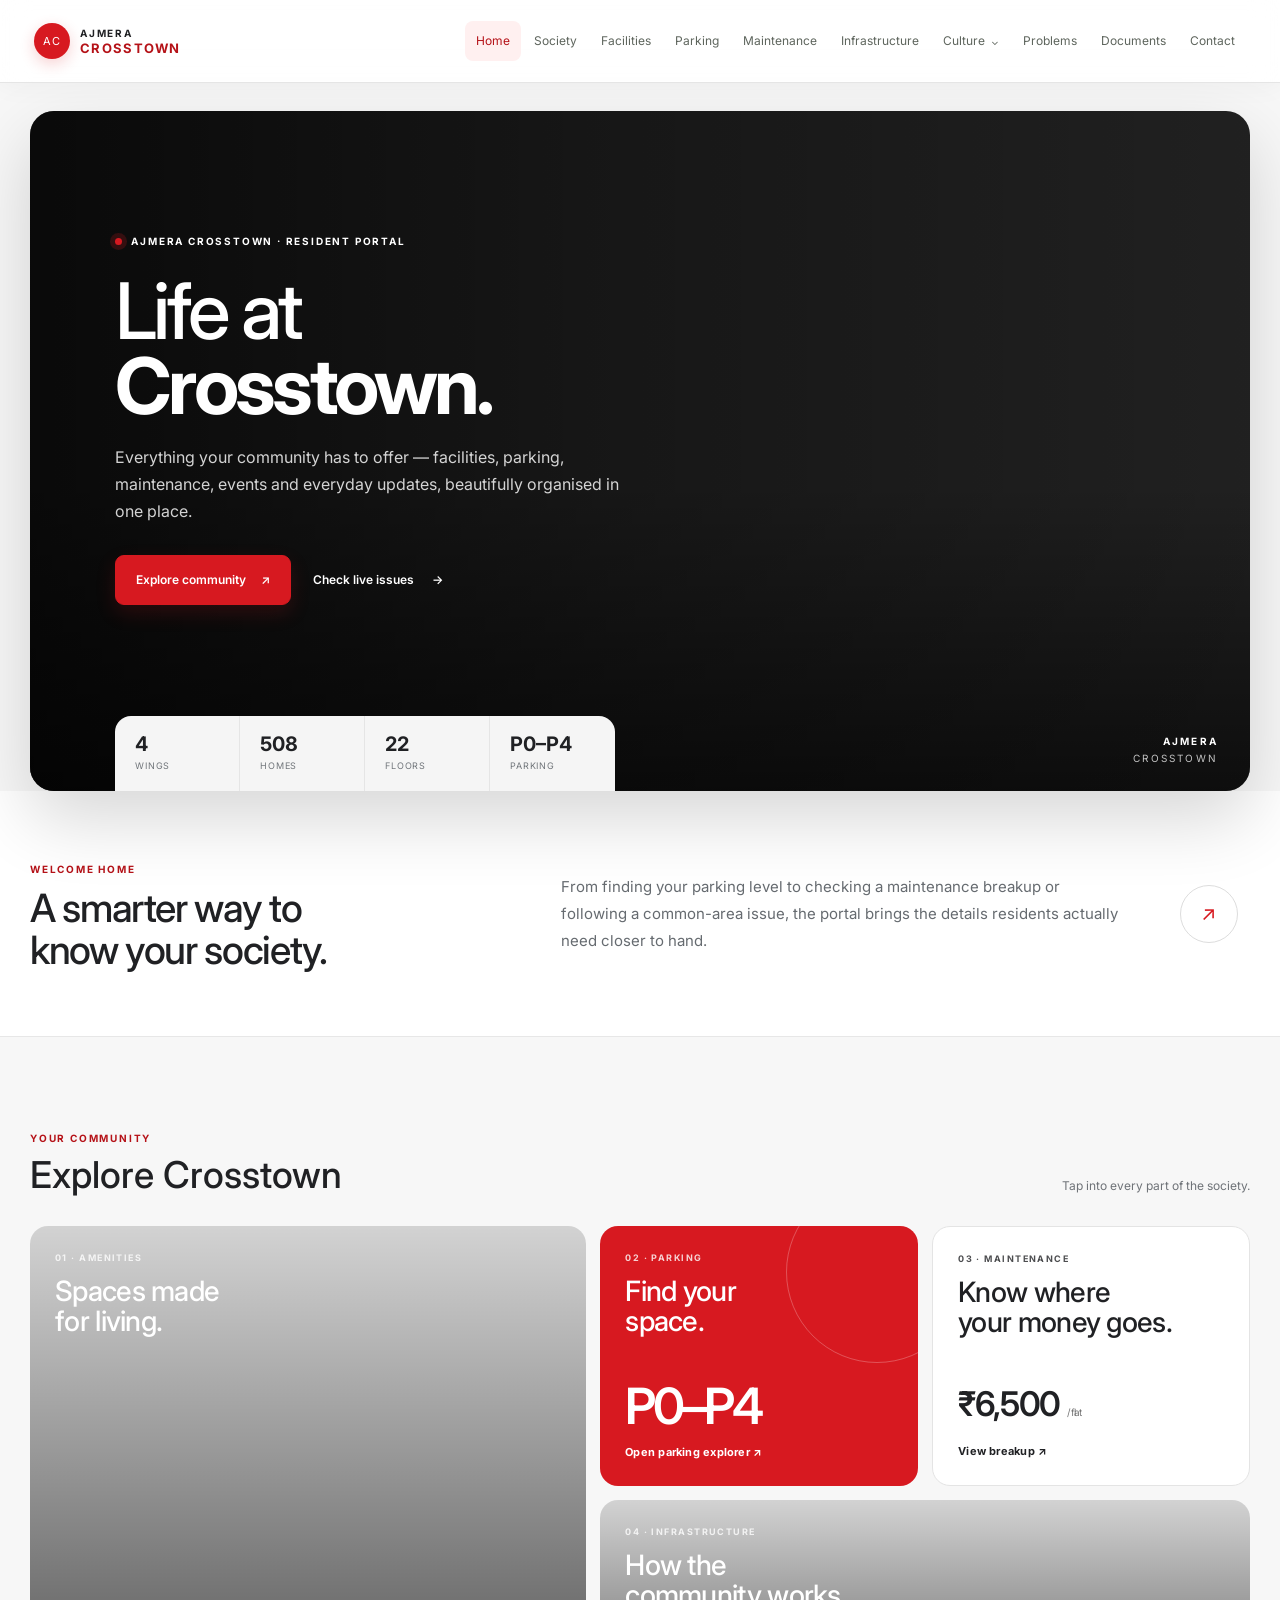
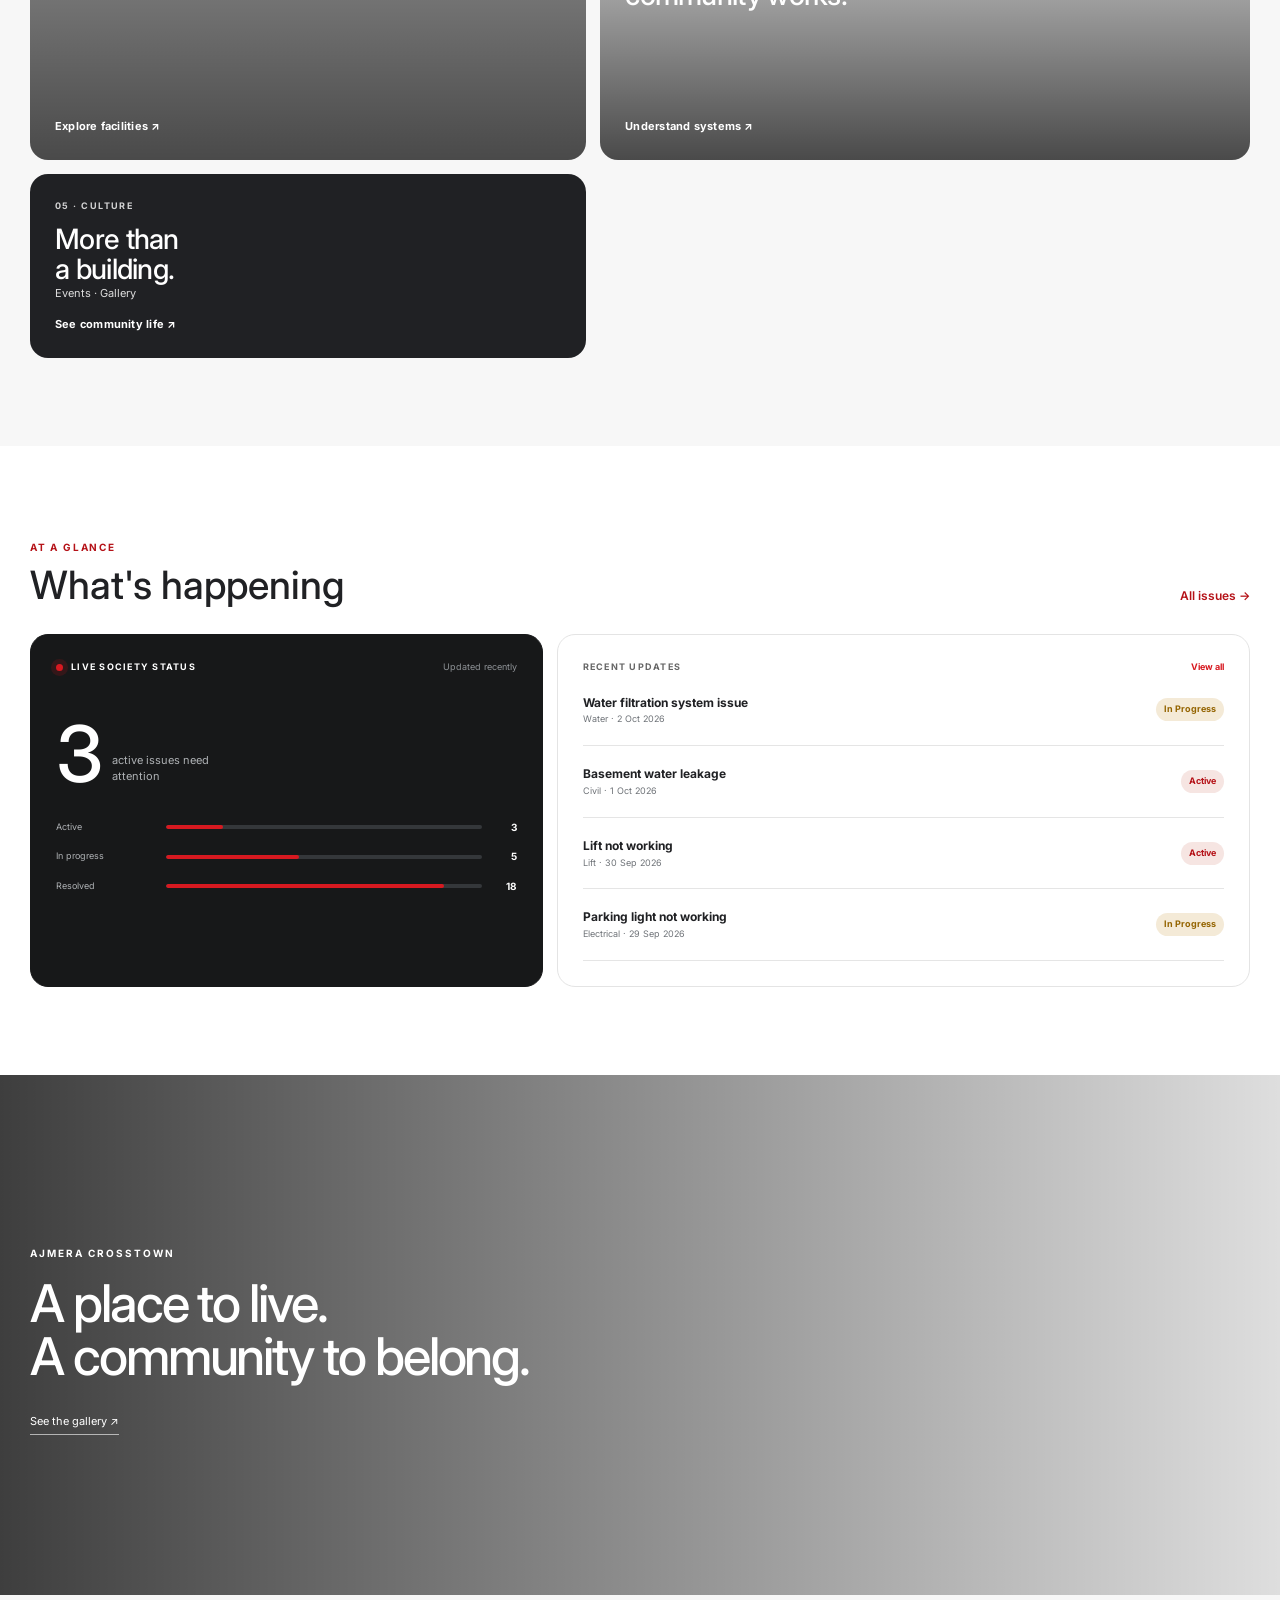
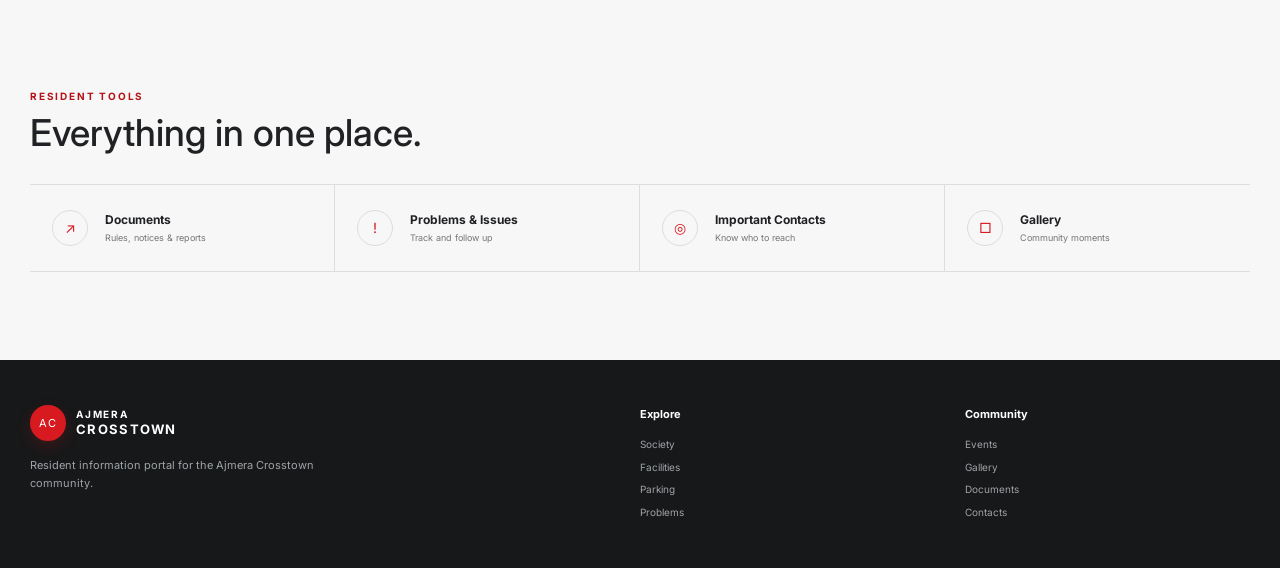
<file: index.html>
<!doctype html><html lang="en"><head><meta charset="utf-8"><meta name="viewport" content="width=device-width,initial-scale=1"><meta name="theme-color" content="#d71920"><meta name="description" content="Ajmera Crosstown resident information portal"><link rel="manifest" href="manifest.webmanifest"><link rel="stylesheet" href="styles.css"><title>Ajmera Crosstown · Resident Portal</title></head><body data-page="home"><div id="siteHeader"></div><main>
<section class="home-hero home-hero-new"><div class="container"><div class="hero-stage"><div class="hero-photo"></div><div class="hero-overlay"></div><div class="hero-content"><span class="hero-kicker"><i></i> AJMERA CROSSTOWN · RESIDENT PORTAL</span><h1>Life at<br><strong>Crosstown.</strong></h1><p>Everything your community has to offer — facilities, parking, maintenance, events and everyday updates, beautifully organised in one place.</p><div class="hero-actions"><a class="primary-btn" href="society.html">Explore community <span>↗</span></a><a class="hero-link" href="problems.html">Check live issues <span>→</span></a></div></div><div class="hero-stats"><div><b>4</b><span>Wings</span></div><div><b>508</b><span>Homes</span></div><div><b>22</b><span>Floors</span></div><div><b>P0–P4</b><span>Parking</span></div></div><div class="hero-caption">AJMERA<br><span>CROSSTOWN</span></div></div></div></section>

<section class="intro-strip"><div class="container intro-grid"><div><span class="eyebrow">WELCOME HOME</span><h2>A smarter way to<br>know your society.</h2></div><p>From finding your parking level to checking a maintenance breakup or following a common-area issue, the portal brings the details residents actually need closer to hand.</p><a class="circle-arrow" href="society.html">↗</a></div></section>

<section class="section services-section"><div class="container"><div class="section-heading"><div><span class="eyebrow">YOUR COMMUNITY</span><h2>Explore Crosstown</h2></div><p>Tap into every part of the society.</p></div><div class="bento-grid">
<a class="bento bento-large bento-image" href="facilities.html"><div class="bento-bg facilities-bg"></div><div class="bento-shade"></div><div class="bento-content"><span>01 · AMENITIES</span><h3>Spaces made<br>for living.</h3><strong>Explore facilities ↗</strong></div></a>
<a class="bento bento-red" href="parking.html"><span>02 · PARKING</span><h3>Find your<br>space.</h3><div class="bento-number">P0–P4</div><strong>Open parking explorer ↗</strong></a>
<a class="bento bento-light" href="maintenance.html"><span>03 · MAINTENANCE</span><h3>Know where<br>your money goes.</h3><div class="mini-price">₹6,500 <small>/ flat</small></div><strong>View breakup ↗</strong></a>
<a class="bento bento-image bento-wide" href="infrastructure.html"><div class="bento-bg tower-bg"></div><div class="bento-shade"></div><div class="bento-content"><span>04 · INFRASTRUCTURE</span><h3>How the<br>community works.</h3><strong>Understand systems ↗</strong></div></a>
<a class="bento bento-dark" href="events.html"><span>05 · CULTURE</span><h3>More than<br>a building.</h3><div class="event-chip">Events · Gallery</div><strong>See community life ↗</strong></a>
</div></div></section>

<section class="section live-section"><div class="container"><div class="live-head"><div><span class="eyebrow">AT A GLANCE</span><h2>What's happening</h2></div><a class="text-btn" href="problems.html">All issues →</a></div><div class="live-grid"><div class="live-card live-card-main"><div class="live-top"><span class="live-dot"></span><span>LIVE SOCIETY STATUS</span><span class="live-time">Updated recently</span></div><div class="live-big"><b>3</b><span>active issues need attention</span></div><div class="live-bars"><div><span>Active</span><i><em style="width:18%"></em></i><b>3</b></div><div><span>In progress</span><i><em style="width:42%"></em></i><b>5</b></div><div><span>Resolved</span><i><em style="width:88%"></em></i><b>18</b></div></div></div><div class="live-card live-updates"><div class="live-card-title"><span>RECENT UPDATES</span><a href="problems.html">View all</a></div><div id="homeUpdates"></div></div></div></div></section>

<section class="visual-break"><div class="visual-break-bg"></div><div class="container"><div class="visual-quote"><span>AJMERA CROSSTOWN</span><h2>A place to live.<br>A community to belong.</h2><a href="gallery.html">See the gallery ↗</a></div></div></section>

<section class="section resident-tools"><div class="container"><div class="section-heading"><div><span class="eyebrow">RESIDENT TOOLS</span><h2>Everything in one place.</h2></div></div><div class="tool-row"><a href="documents.html"><span>↗</span><b>Documents</b><small>Rules, notices & reports</small></a><a href="problems.html"><span>!</span><b>Problems & Issues</b><small>Track and follow up</small></a><a href="contacts.html"><span>◎</span><b>Important Contacts</b><small>Know who to reach</small></a><a href="gallery.html"><span>□</span><b>Gallery</b><small>Community moments</small></a></div></div></section>
</main><div id="siteFooter"></div><script src="data.js"></script><script src="app.js"></script></body></html>
</file>
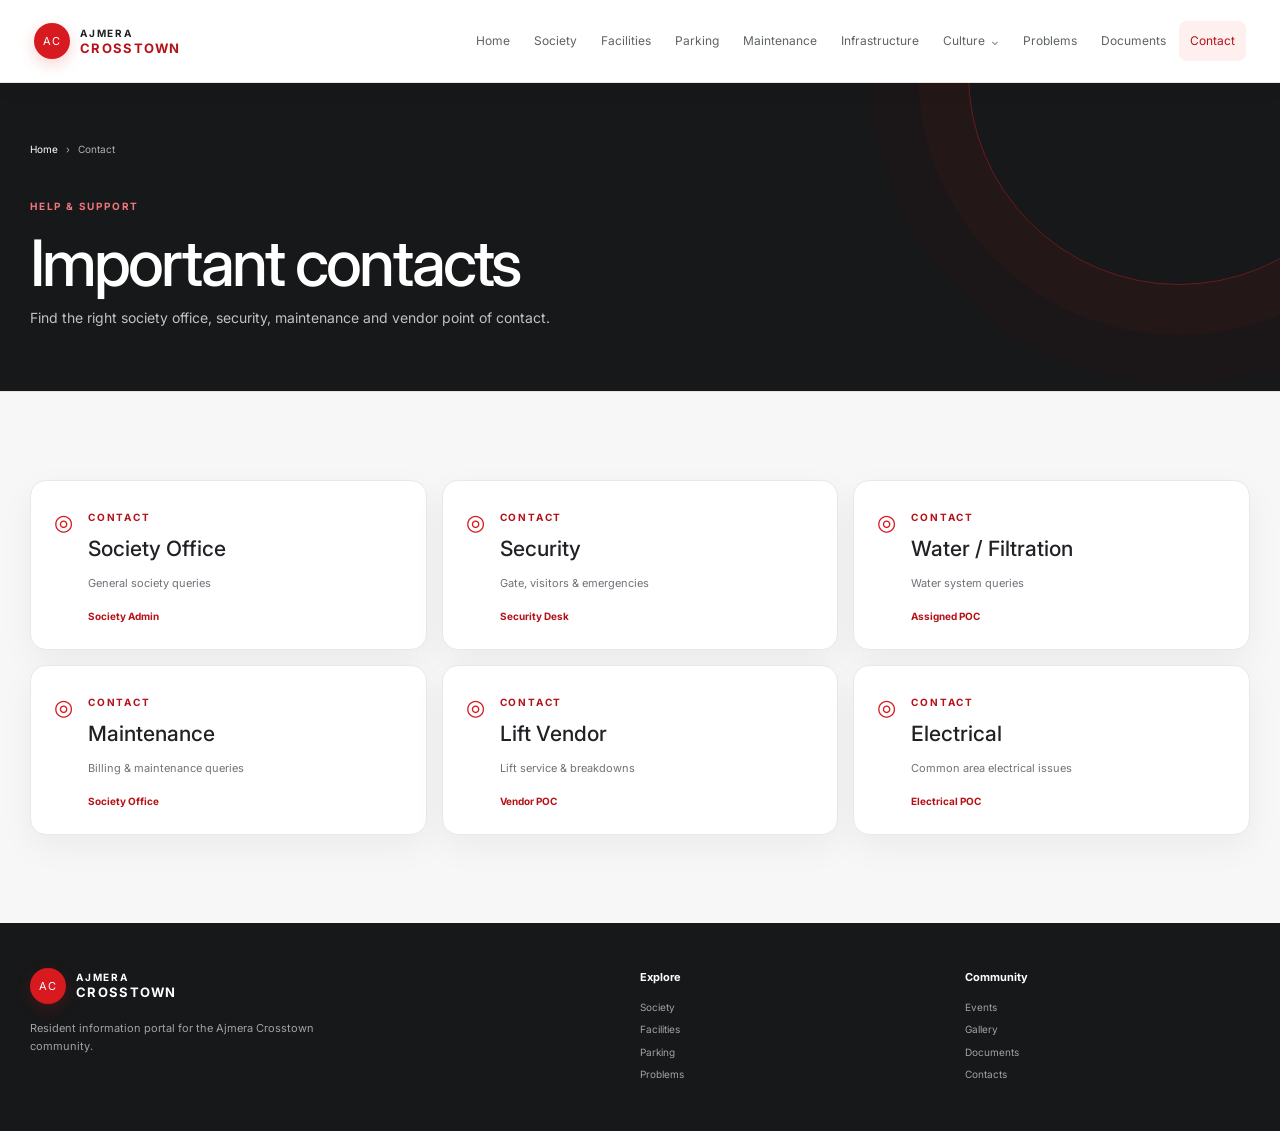
<file: contacts.html>
<!doctype html><html lang="en"><head><meta charset="utf-8"><meta name="viewport" content="width=device-width,initial-scale=1"><link rel="stylesheet" href="styles.css"><title>Contacts · Ajmera Crosstown</title></head><body><div id="siteHeader"></div><main><section class="page-hero"><div class="container"><div class="breadcrumbs"><a href="index.html">Home</a><span>›</span><span>Contact</span></div><small>HELP & SUPPORT</small><h1>Important contacts</h1><p>Find the right society office, security, maintenance and vendor point of contact.</p></div></section><section class="section"><div class="container"><div class="contact-grid"><article class="contact-card"><span>◎</span><div><span class="eyebrow">CONTACT</span><h3>Society Office</h3><p>General society queries</p><b>Society Admin</b></div></article><article class="contact-card"><span>◎</span><div><span class="eyebrow">CONTACT</span><h3>Security</h3><p>Gate, visitors & emergencies</p><b>Security Desk</b></div></article><article class="contact-card"><span>◎</span><div><span class="eyebrow">CONTACT</span><h3>Water / Filtration</h3><p>Water system queries</p><b>Assigned POC</b></div></article><article class="contact-card"><span>◎</span><div><span class="eyebrow">CONTACT</span><h3>Maintenance</h3><p>Billing & maintenance queries</p><b>Society Office</b></div></article><article class="contact-card"><span>◎</span><div><span class="eyebrow">CONTACT</span><h3>Lift Vendor</h3><p>Lift service & breakdowns</p><b>Vendor POC</b></div></article><article class="contact-card"><span>◎</span><div><span class="eyebrow">CONTACT</span><h3>Electrical</h3><p>Common area electrical issues</p><b>Electrical POC</b></div></article></div></div></section></main><div id="siteFooter"></div><script src="app.js"></script></body></html>
</file>
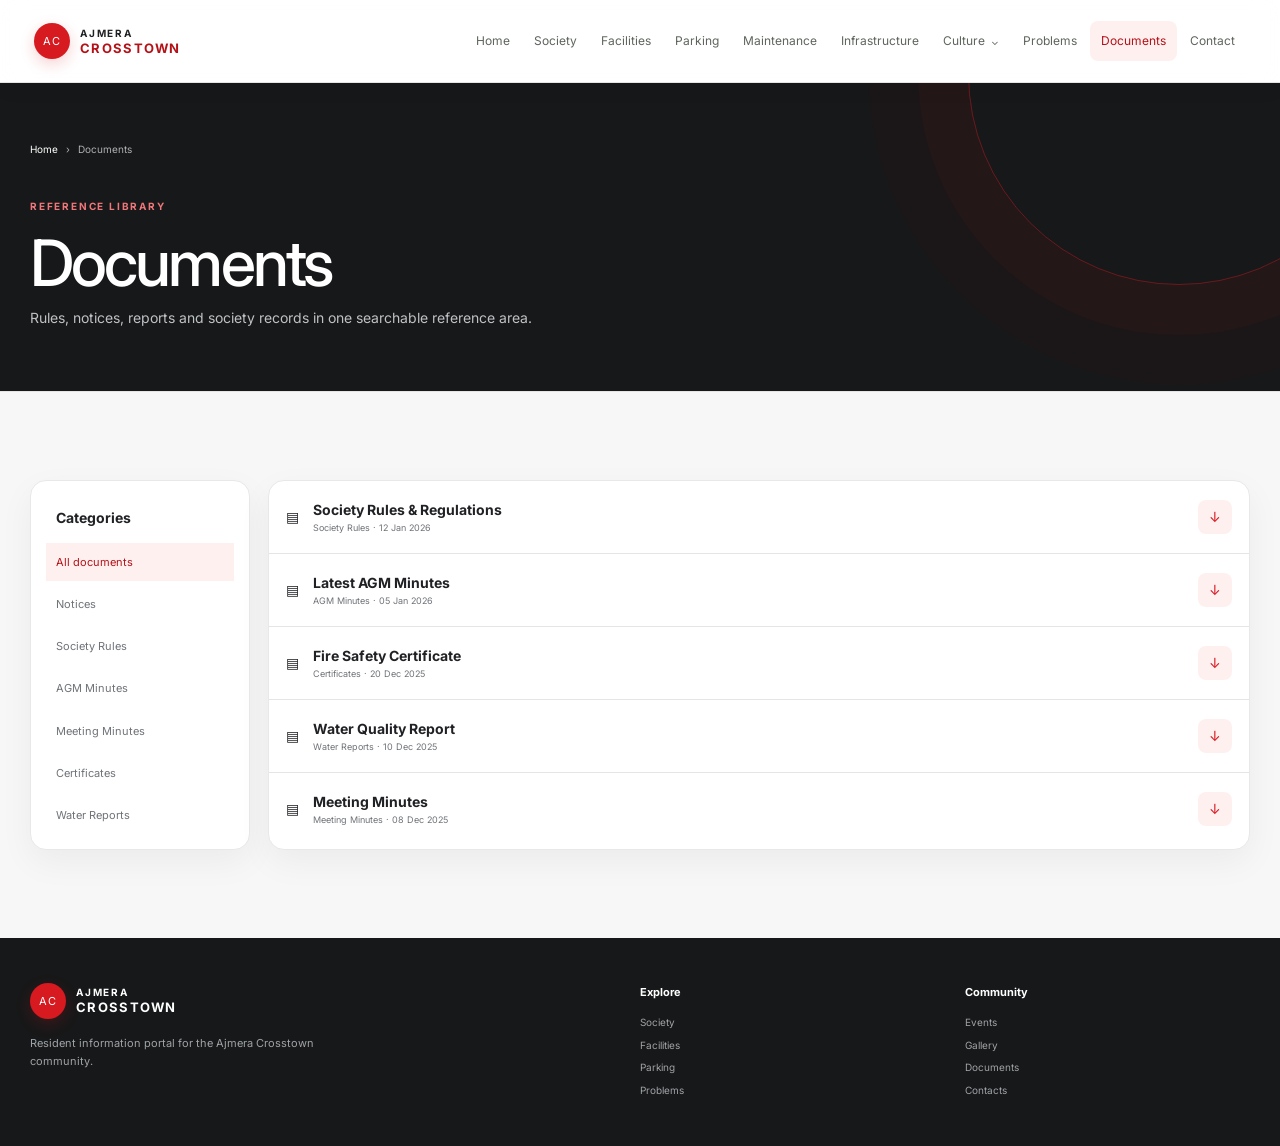
<file: documents.html>
<!doctype html><html lang="en"><head><meta charset="utf-8"><meta name="viewport" content="width=device-width,initial-scale=1"><meta name="theme-color" content="#d71920"><link rel="manifest" href="manifest.webmanifest"><link rel="stylesheet" href="styles.css"><title>Documents · Ajmera Crosstown</title></head><body><header class="site-header"><div class="nav-shell"><a class="brand" href="index.html"><span class="brand-mark">AC</span><span><b>AJMERA</b><strong>CROSSTOWN</strong></span></a><nav class="desktop-nav"><a class="" href="index.html">Home</a><a class="" href="society.html">Society</a><a class="" href="facilities.html">Facilities</a><a class="" href="parking.html">Parking</a><a class="" href="maintenance.html">Maintenance</a><a class="" href="infrastructure.html">Infrastructure</a><div class="nav-dropdown"><button>Culture <span>⌄</span></button><div><a href="events.html">Events</a><a href="gallery.html">Gallery</a></div></div><a class="" href="problems.html">Problems</a><a class="active" href="documents.html">Documents</a><a class="" href="contacts.html">Contact</a></nav><button class="menu-btn" id="menuBtn" aria-label="Open menu">☰</button></div><div class="mobile-menu" id="mobileMenu"><a href="index.html">Home</a><a href="society.html">Society</a><a href="facilities.html">Facilities</a><a href="parking.html">Parking</a><a href="maintenance.html">Maintenance</a><a href="infrastructure.html">Infrastructure</a><details><summary>Culture</summary><a href="events.html">Events</a><a href="gallery.html">Gallery</a></details><a href="problems.html">Problems & Issues</a><a href="documents.html">Documents</a><a href="contacts.html">Contact</a></div></header><main><section class="page-hero"><div class="container"><div class="breadcrumbs"><a href="index.html">Home</a><span>›</span><span>Documents</span></div><small>REFERENCE LIBRARY</small><h1>Documents</h1><p>Rules, notices, reports and society records in one searchable reference area.</p></div></section><section class="section"><div class="container"><div class="docs-layout"><aside class="filter-card"><b>Categories</b><a class="selected">All documents</a><a>Notices</a><a>Society Rules</a><a>AGM Minutes</a><a>Meeting Minutes</a><a>Certificates</a><a>Water Reports</a></aside><div class="document-list" id="docList"></div></div></div></section></main><footer><div><a class="brand footer-brand" href="index.html"><span class="brand-mark">AC</span><span><b>AJMERA</b><strong>CROSSTOWN</strong></span></a><p>Resident information portal for the Ajmera Crosstown community.</p></div><div><b>Explore</b><a href="society.html">Society</a><a href="facilities.html">Facilities</a><a href="parking.html">Parking</a><a href="problems.html">Problems</a></div><div><b>Community</b><a href="events.html">Events</a><a href="gallery.html">Gallery</a><a href="documents.html">Documents</a><a href="contacts.html">Contacts</a></div></footer><script src="data.js"></script><script src="app.js"></script></body></html>
</file>
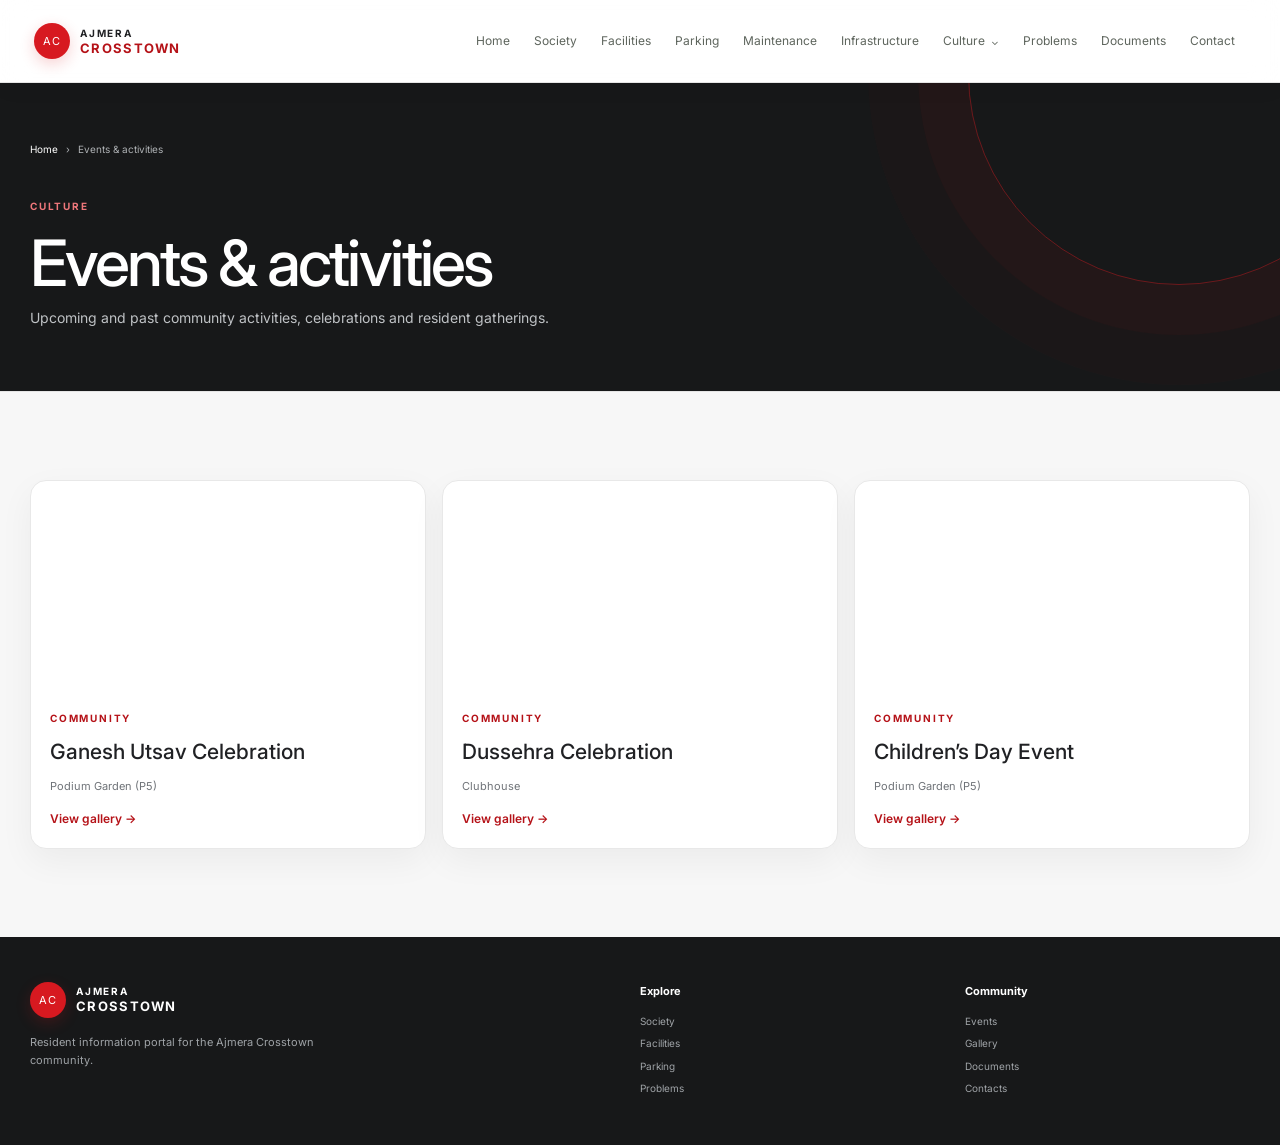
<file: events.html>
<!doctype html><html lang="en"><head><meta charset="utf-8"><meta name="viewport" content="width=device-width,initial-scale=1"><meta name="theme-color" content="#d71920"><link rel="manifest" href="manifest.webmanifest"><link rel="stylesheet" href="styles.css"><title>Events · Ajmera Crosstown</title></head><body><header class="site-header"><div class="nav-shell"><a class="brand" href="index.html"><span class="brand-mark">AC</span><span><b>AJMERA</b><strong>CROSSTOWN</strong></span></a><nav class="desktop-nav"><a class="" href="index.html">Home</a><a class="" href="society.html">Society</a><a class="" href="facilities.html">Facilities</a><a class="" href="parking.html">Parking</a><a class="" href="maintenance.html">Maintenance</a><a class="" href="infrastructure.html">Infrastructure</a><div class="nav-dropdown"><button>Culture <span>⌄</span></button><div><a href="events.html">Events</a><a href="gallery.html">Gallery</a></div></div><a class="" href="problems.html">Problems</a><a class="" href="documents.html">Documents</a><a class="" href="contacts.html">Contact</a></nav><button class="menu-btn" id="menuBtn" aria-label="Open menu">☰</button></div><div class="mobile-menu" id="mobileMenu"><a href="index.html">Home</a><a href="society.html">Society</a><a href="facilities.html">Facilities</a><a href="parking.html">Parking</a><a href="maintenance.html">Maintenance</a><a href="infrastructure.html">Infrastructure</a><details><summary>Culture</summary><a href="events.html">Events</a><a href="gallery.html">Gallery</a></details><a href="problems.html">Problems & Issues</a><a href="documents.html">Documents</a><a href="contacts.html">Contact</a></div></header><main><section class="page-hero"><div class="container"><div class="breadcrumbs"><a href="index.html">Home</a><span>›</span><span>Events & activities</span></div><small>CULTURE</small><h1>Events & activities</h1><p>Upcoming and past community activities, celebrations and resident gatherings.</p></div></section><section class="section"><div class="container"><div class="event-grid"><article class="event-card"><div class="visual e1"><span>7 Sep 2026</span></div><div><span class="eyebrow">COMMUNITY</span><h3>Ganesh Utsav Celebration</h3><p>Podium Garden (P5)</p><a class="text-btn" href="gallery.html">View gallery →</a></div></article><article class="event-card"><div class="visual e2"><span>12 Oct 2026</span></div><div><span class="eyebrow">COMMUNITY</span><h3>Dussehra Celebration</h3><p>Clubhouse</p><a class="text-btn" href="gallery.html">View gallery →</a></div></article><article class="event-card"><div class="visual e3"><span>11 Nov 2026</span></div><div><span class="eyebrow">COMMUNITY</span><h3>Children’s Day Event</h3><p>Podium Garden (P5)</p><a class="text-btn" href="gallery.html">View gallery →</a></div></article></div></div></section></main><footer><div><a class="brand footer-brand" href="index.html"><span class="brand-mark">AC</span><span><b>AJMERA</b><strong>CROSSTOWN</strong></span></a><p>Resident information portal for the Ajmera Crosstown community.</p></div><div><b>Explore</b><a href="society.html">Society</a><a href="facilities.html">Facilities</a><a href="parking.html">Parking</a><a href="problems.html">Problems</a></div><div><b>Community</b><a href="events.html">Events</a><a href="gallery.html">Gallery</a><a href="documents.html">Documents</a><a href="contacts.html">Contacts</a></div></footer><script src="data.js"></script><script src="app.js"></script></body></html>
</file>
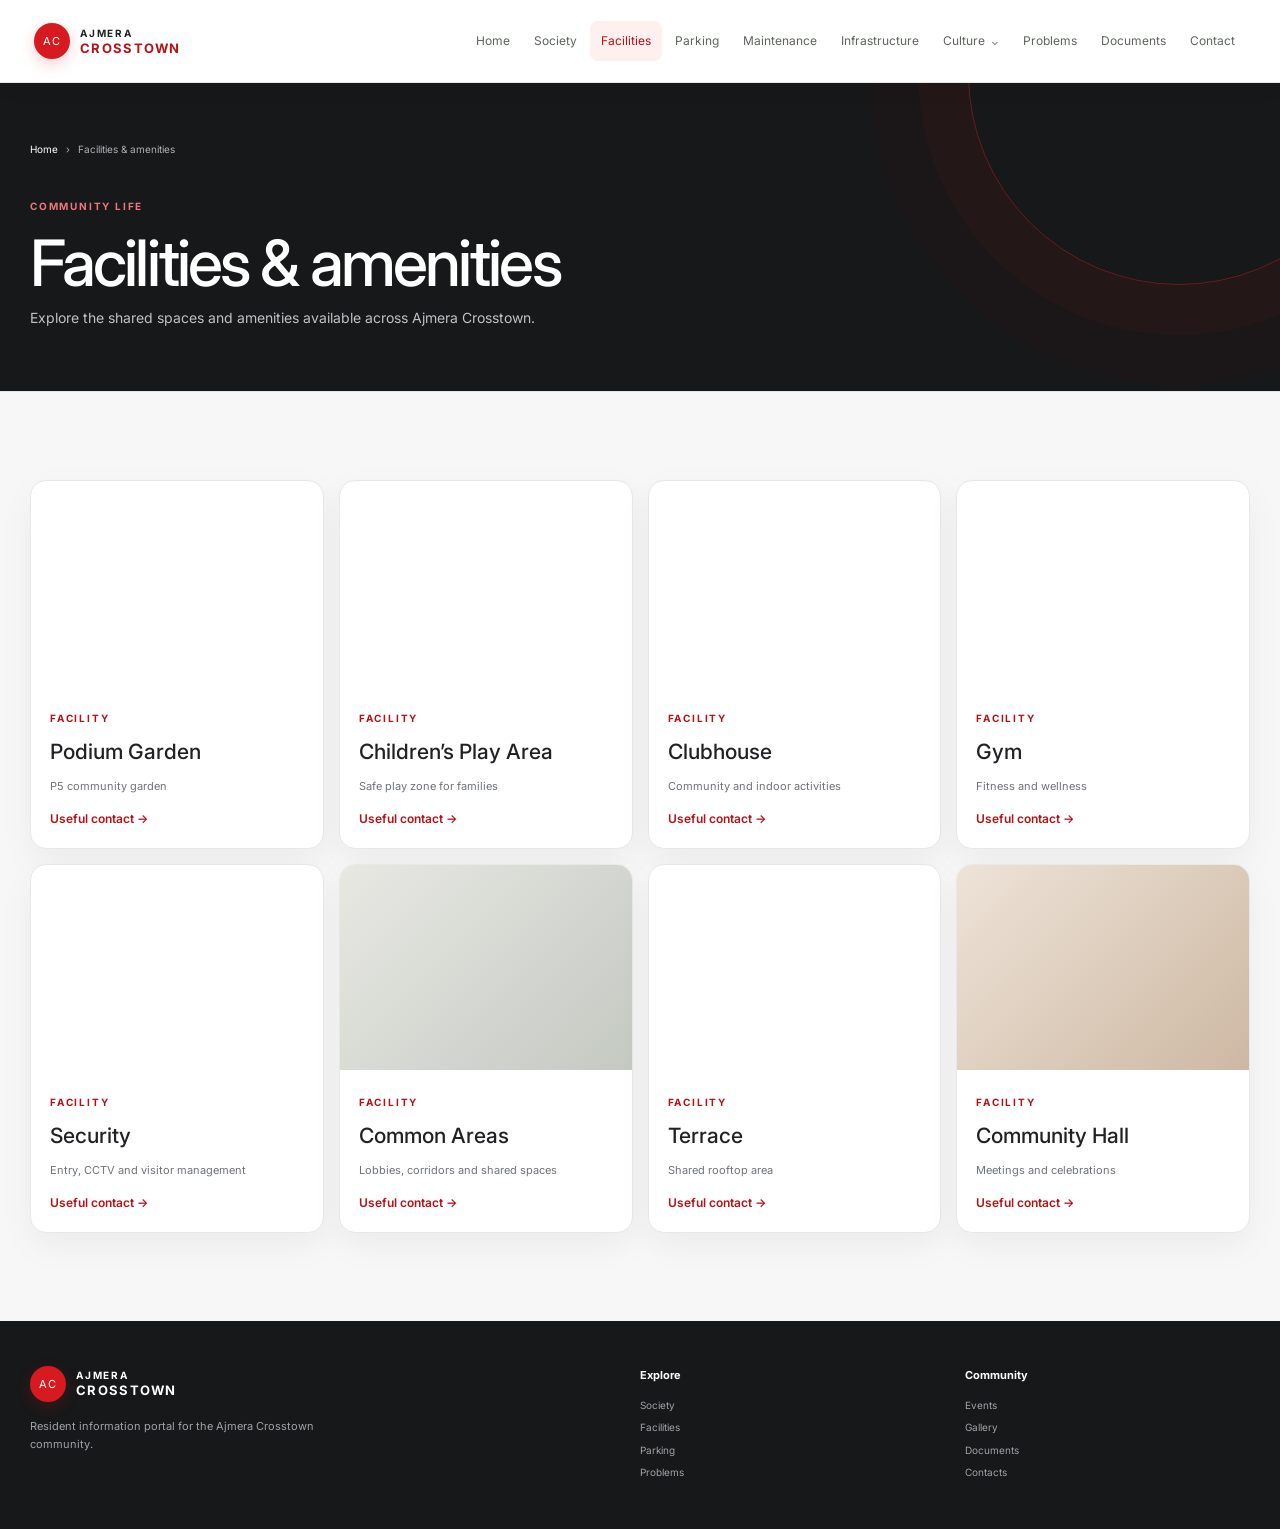
<file: facilities.html>
<!doctype html><html lang="en"><head><meta charset="utf-8"><meta name="viewport" content="width=device-width,initial-scale=1"><meta name="theme-color" content="#d71920"><link rel="manifest" href="manifest.webmanifest"><link rel="stylesheet" href="styles.css"><title>Facilities · Ajmera Crosstown</title></head><body><header class="site-header"><div class="nav-shell"><a class="brand" href="index.html"><span class="brand-mark">AC</span><span><b>AJMERA</b><strong>CROSSTOWN</strong></span></a><nav class="desktop-nav"><a class="" href="index.html">Home</a><a class="" href="society.html">Society</a><a class="active" href="facilities.html">Facilities</a><a class="" href="parking.html">Parking</a><a class="" href="maintenance.html">Maintenance</a><a class="" href="infrastructure.html">Infrastructure</a><div class="nav-dropdown"><button>Culture <span>⌄</span></button><div><a href="events.html">Events</a><a href="gallery.html">Gallery</a></div></div><a class="" href="problems.html">Problems</a><a class="" href="documents.html">Documents</a><a class="" href="contacts.html">Contact</a></nav><button class="menu-btn" id="menuBtn" aria-label="Open menu">☰</button></div><div class="mobile-menu" id="mobileMenu"><a href="index.html">Home</a><a href="society.html">Society</a><a href="facilities.html">Facilities</a><a href="parking.html">Parking</a><a href="maintenance.html">Maintenance</a><a href="infrastructure.html">Infrastructure</a><details><summary>Culture</summary><a href="events.html">Events</a><a href="gallery.html">Gallery</a></details><a href="problems.html">Problems & Issues</a><a href="documents.html">Documents</a><a href="contacts.html">Contact</a></div></header><main><section class="page-hero"><div class="container"><div class="breadcrumbs"><a href="index.html">Home</a><span>›</span><span>Facilities & amenities</span></div><small>COMMUNITY LIFE</small><h1>Facilities & amenities</h1><p>Explore the shared spaces and amenities available across Ajmera Crosstown.</p></div></section><section class="section"><div class="container"><div class="facility-grid"><article class="facility-card"><div class="visual f1"></div><div><span class="eyebrow">FACILITY</span><h3>Podium Garden</h3><p>P5 community garden</p><a class="text-btn" href="contacts.html">Useful contact →</a></div></article><article class="facility-card"><div class="visual f2"></div><div><span class="eyebrow">FACILITY</span><h3>Children’s Play Area</h3><p>Safe play zone for families</p><a class="text-btn" href="contacts.html">Useful contact →</a></div></article><article class="facility-card"><div class="visual f3"></div><div><span class="eyebrow">FACILITY</span><h3>Clubhouse</h3><p>Community and indoor activities</p><a class="text-btn" href="contacts.html">Useful contact →</a></div></article><article class="facility-card"><div class="visual f4"></div><div><span class="eyebrow">FACILITY</span><h3>Gym</h3><p>Fitness and wellness</p><a class="text-btn" href="contacts.html">Useful contact →</a></div></article><article class="facility-card"><div class="visual f5"></div><div><span class="eyebrow">FACILITY</span><h3>Security</h3><p>Entry, CCTV and visitor management</p><a class="text-btn" href="contacts.html">Useful contact →</a></div></article><article class="facility-card"><div class="visual f6"></div><div><span class="eyebrow">FACILITY</span><h3>Common Areas</h3><p>Lobbies, corridors and shared spaces</p><a class="text-btn" href="contacts.html">Useful contact →</a></div></article><article class="facility-card"><div class="visual f7"></div><div><span class="eyebrow">FACILITY</span><h3>Terrace</h3><p>Shared rooftop area</p><a class="text-btn" href="contacts.html">Useful contact →</a></div></article><article class="facility-card"><div class="visual f8"></div><div><span class="eyebrow">FACILITY</span><h3>Community Hall</h3><p>Meetings and celebrations</p><a class="text-btn" href="contacts.html">Useful contact →</a></div></article></div></div></section></main><footer><div><a class="brand footer-brand" href="index.html"><span class="brand-mark">AC</span><span><b>AJMERA</b><strong>CROSSTOWN</strong></span></a><p>Resident information portal for the Ajmera Crosstown community.</p></div><div><b>Explore</b><a href="society.html">Society</a><a href="facilities.html">Facilities</a><a href="parking.html">Parking</a><a href="problems.html">Problems</a></div><div><b>Community</b><a href="events.html">Events</a><a href="gallery.html">Gallery</a><a href="documents.html">Documents</a><a href="contacts.html">Contacts</a></div></footer><script src="data.js"></script><script src="app.js"></script></body></html>
</file>
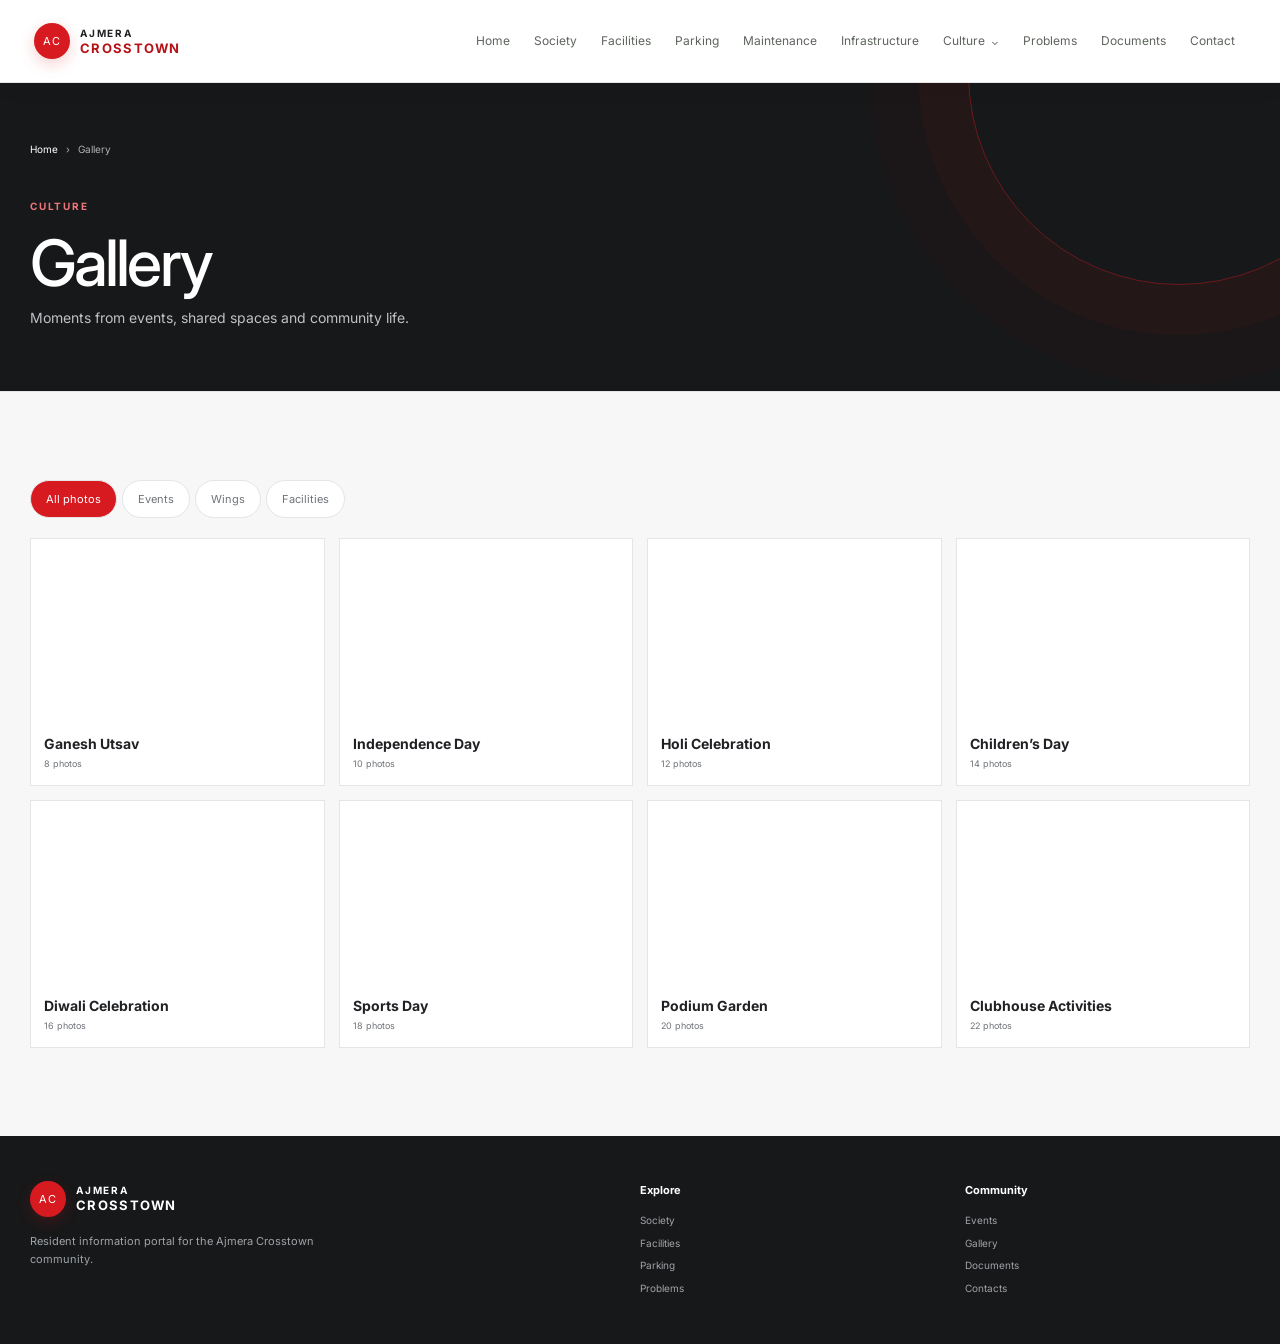
<file: gallery.html>
<!doctype html><html lang="en"><head><meta charset="utf-8"><meta name="viewport" content="width=device-width,initial-scale=1"><link rel="stylesheet" href="styles.css"><title>Gallery · Ajmera Crosstown</title></head><body><div id="siteHeader"></div><main><section class="page-hero"><div class="container"><div class="breadcrumbs"><a href="index.html">Home</a><span>›</span><span>Gallery</span></div><small>CULTURE</small><h1>Gallery</h1><p>Moments from events, shared spaces and community life.</p></div></section><section class="section"><div class="container"><div class="filter-tabs"><button class="active">All photos</button><button>Events</button><button>Wings</button><button>Facilities</button></div><div class="gallery-grid"><article><div class="visual g1"></div><div><b>Ganesh Utsav</b><small>8 photos</small></div></article><article><div class="visual g2"></div><div><b>Independence Day</b><small>10 photos</small></div></article><article><div class="visual g3"></div><div><b>Holi Celebration</b><small>12 photos</small></div></article><article><div class="visual g4"></div><div><b>Children’s Day</b><small>14 photos</small></div></article><article><div class="visual g5"></div><div><b>Diwali Celebration</b><small>16 photos</small></div></article><article><div class="visual g6"></div><div><b>Sports Day</b><small>18 photos</small></div></article><article><div class="visual g7"></div><div><b>Podium Garden</b><small>20 photos</small></div></article><article><div class="visual g8"></div><div><b>Clubhouse Activities</b><small>22 photos</small></div></article></div></div></section></main><div id="siteFooter"></div><script src="app.js"></script></body></html>
</file>
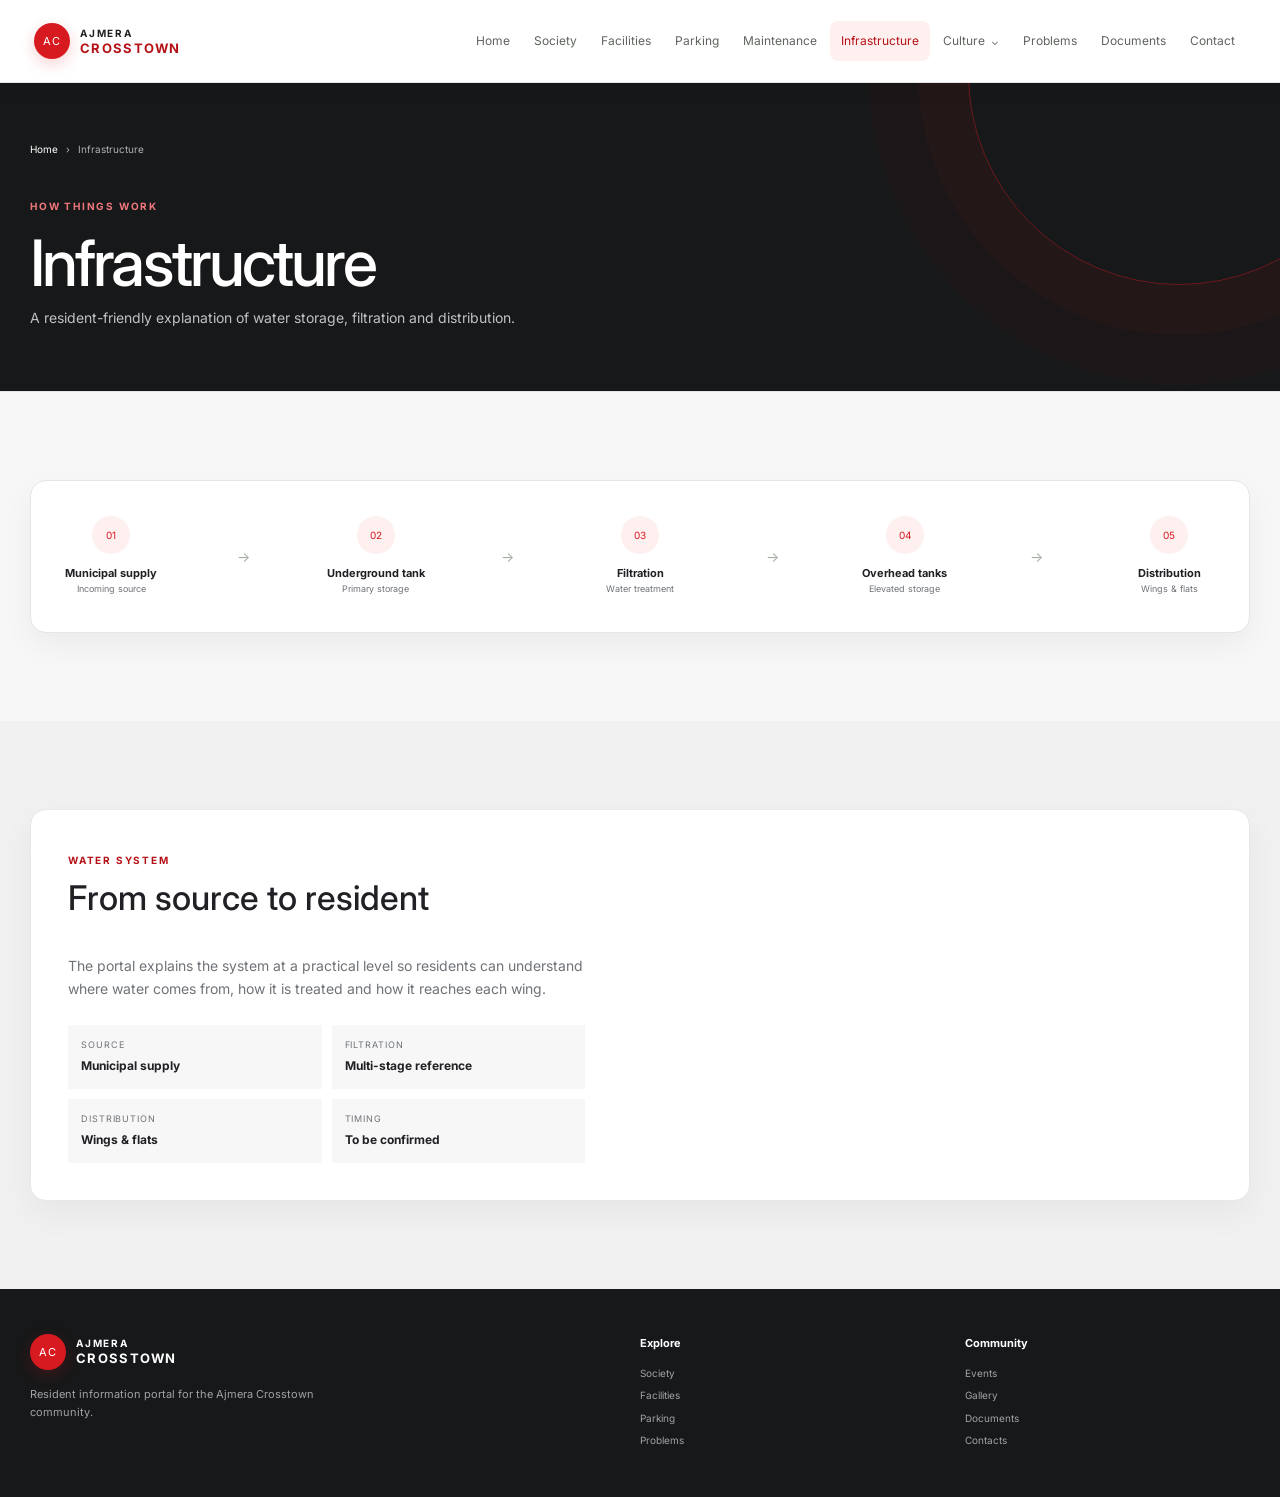
<file: infrastructure.html>
<!doctype html><html lang="en"><head><meta charset="utf-8"><meta name="viewport" content="width=device-width,initial-scale=1"><meta name="theme-color" content="#d71920"><link rel="manifest" href="manifest.webmanifest"><link rel="stylesheet" href="styles.css"><title>Infrastructure · Ajmera Crosstown</title></head><body><header class="site-header"><div class="nav-shell"><a class="brand" href="index.html"><span class="brand-mark">AC</span><span><b>AJMERA</b><strong>CROSSTOWN</strong></span></a><nav class="desktop-nav"><a class="" href="index.html">Home</a><a class="" href="society.html">Society</a><a class="" href="facilities.html">Facilities</a><a class="" href="parking.html">Parking</a><a class="" href="maintenance.html">Maintenance</a><a class="active" href="infrastructure.html">Infrastructure</a><div class="nav-dropdown"><button>Culture <span>⌄</span></button><div><a href="events.html">Events</a><a href="gallery.html">Gallery</a></div></div><a class="" href="problems.html">Problems</a><a class="" href="documents.html">Documents</a><a class="" href="contacts.html">Contact</a></nav><button class="menu-btn" id="menuBtn" aria-label="Open menu">☰</button></div><div class="mobile-menu" id="mobileMenu"><a href="index.html">Home</a><a href="society.html">Society</a><a href="facilities.html">Facilities</a><a href="parking.html">Parking</a><a href="maintenance.html">Maintenance</a><a href="infrastructure.html">Infrastructure</a><details><summary>Culture</summary><a href="events.html">Events</a><a href="gallery.html">Gallery</a></details><a href="problems.html">Problems & Issues</a><a href="documents.html">Documents</a><a href="contacts.html">Contact</a></div></header><main><section class="page-hero"><div class="container"><div class="breadcrumbs"><a href="index.html">Home</a><span>›</span><span>Infrastructure</span></div><small>HOW THINGS WORK</small><h1>Infrastructure</h1><p>A resident-friendly explanation of water storage, filtration and distribution.</p></div></section><section class="section"><div class="container"><div class="flow-line"><div><span>01</span><b>Municipal supply</b><small>Incoming source</small></div><i>→</i><div><span>02</span><b>Underground tank</b><small>Primary storage</small></div><i>→</i><div><span>03</span><b>Filtration</b><small>Water treatment</small></div><i>→</i><div><span>04</span><b>Overhead tanks</b><small>Elevated storage</small></div><i>→</i><div><span>05</span><b>Distribution</b><small>Wings & flats</small></div></div></div></section><section class="section soft"><div class="container"><div class="split-card"><div><span class="eyebrow">WATER SYSTEM</span><h2>From source to resident</h2><p>The portal explains the system at a practical level so residents can understand where water comes from, how it is treated and how it reaches each wing.</p><div class="fact-grid"><div><small>Source</small><b>Municipal supply</b></div><div><small>Filtration</small><b>Multi-stage reference</b></div><div><small>Distribution</small><b>Wings & flats</b></div><div><small>Timing</small><b>To be confirmed</b></div></div></div><div class="system-visual"><span>FILTRATION</span></div></div></div></section></main><footer><div><a class="brand footer-brand" href="index.html"><span class="brand-mark">AC</span><span><b>AJMERA</b><strong>CROSSTOWN</strong></span></a><p>Resident information portal for the Ajmera Crosstown community.</p></div><div><b>Explore</b><a href="society.html">Society</a><a href="facilities.html">Facilities</a><a href="parking.html">Parking</a><a href="problems.html">Problems</a></div><div><b>Community</b><a href="events.html">Events</a><a href="gallery.html">Gallery</a><a href="documents.html">Documents</a><a href="contacts.html">Contacts</a></div></footer><script src="data.js"></script><script src="app.js"></script></body></html>
</file>
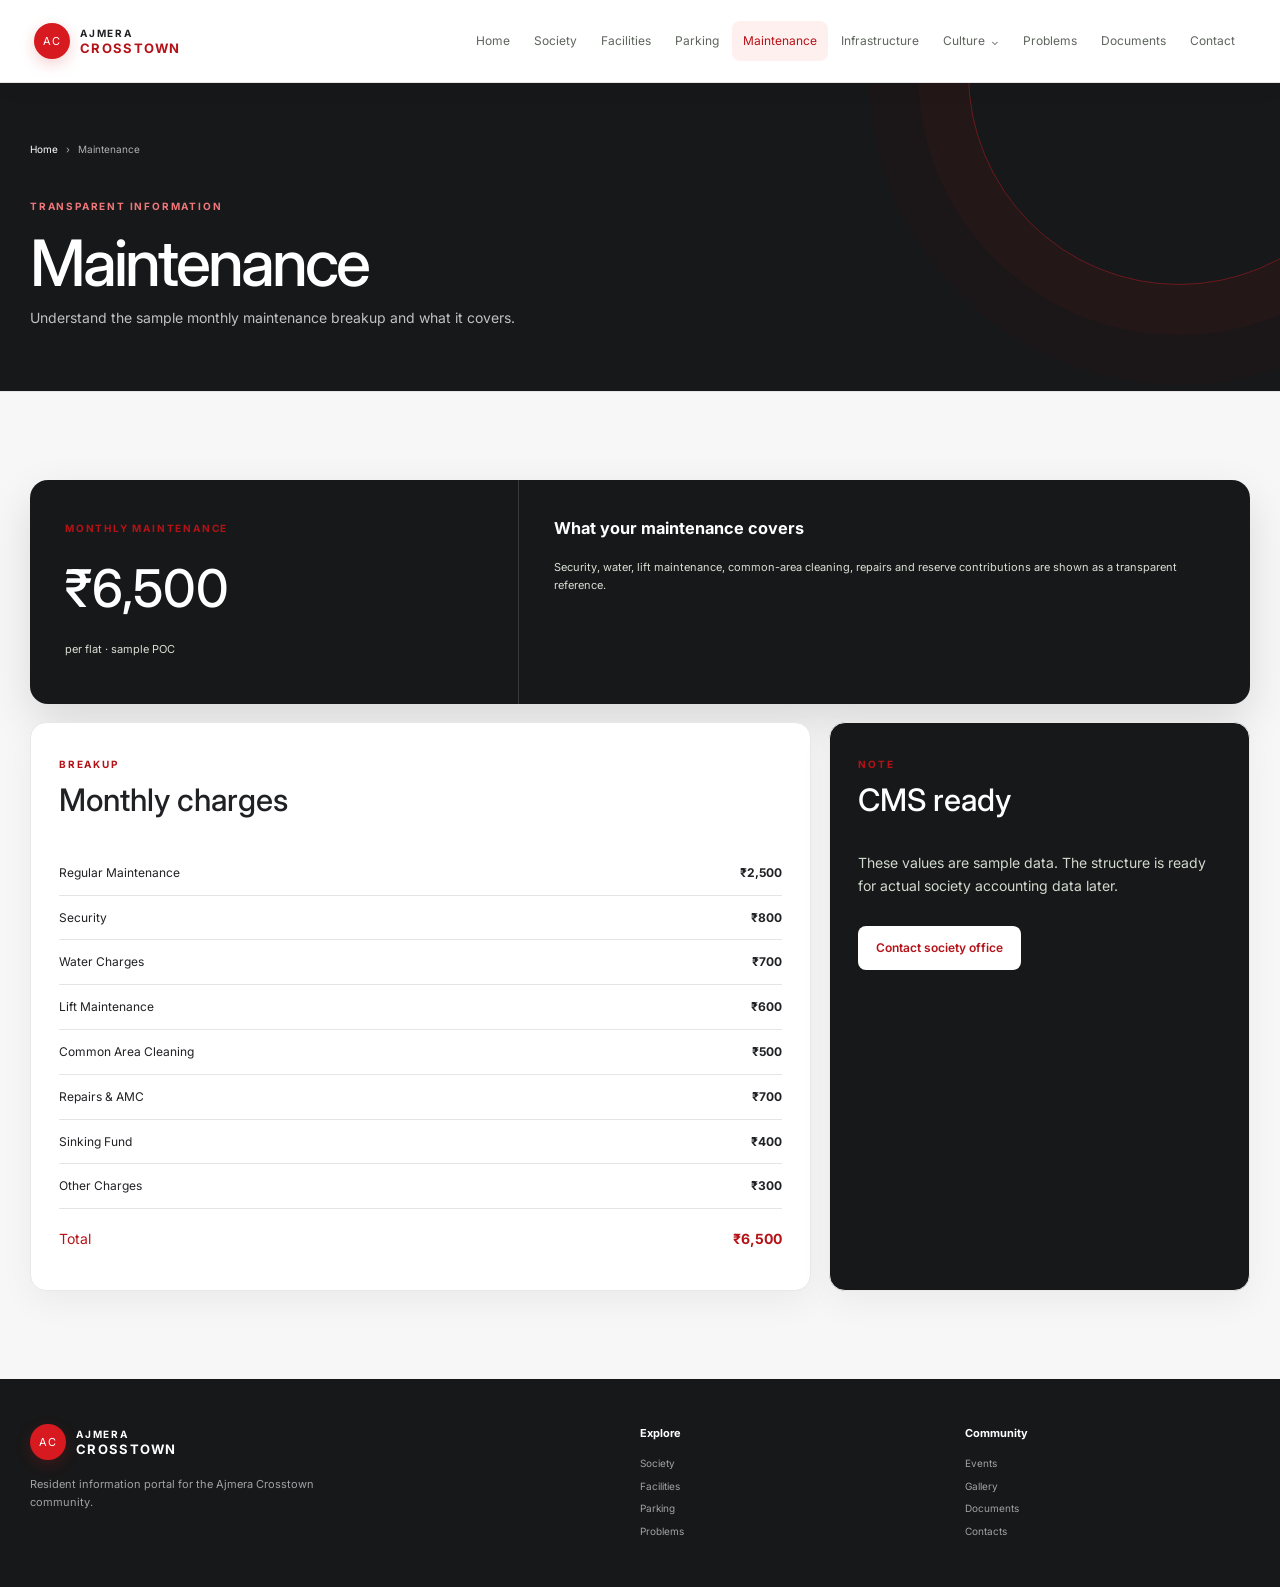
<file: maintenance.html>
<!doctype html><html lang="en"><head><meta charset="utf-8"><meta name="viewport" content="width=device-width,initial-scale=1"><meta name="theme-color" content="#d71920"><link rel="manifest" href="manifest.webmanifest"><link rel="stylesheet" href="styles.css"><title>Maintenance · Ajmera Crosstown</title></head><body><header class="site-header"><div class="nav-shell"><a class="brand" href="index.html"><span class="brand-mark">AC</span><span><b>AJMERA</b><strong>CROSSTOWN</strong></span></a><nav class="desktop-nav"><a class="" href="index.html">Home</a><a class="" href="society.html">Society</a><a class="" href="facilities.html">Facilities</a><a class="" href="parking.html">Parking</a><a class="active" href="maintenance.html">Maintenance</a><a class="" href="infrastructure.html">Infrastructure</a><div class="nav-dropdown"><button>Culture <span>⌄</span></button><div><a href="events.html">Events</a><a href="gallery.html">Gallery</a></div></div><a class="" href="problems.html">Problems</a><a class="" href="documents.html">Documents</a><a class="" href="contacts.html">Contact</a></nav><button class="menu-btn" id="menuBtn" aria-label="Open menu">☰</button></div><div class="mobile-menu" id="mobileMenu"><a href="index.html">Home</a><a href="society.html">Society</a><a href="facilities.html">Facilities</a><a href="parking.html">Parking</a><a href="maintenance.html">Maintenance</a><a href="infrastructure.html">Infrastructure</a><details><summary>Culture</summary><a href="events.html">Events</a><a href="gallery.html">Gallery</a></details><a href="problems.html">Problems & Issues</a><a href="documents.html">Documents</a><a href="contacts.html">Contact</a></div></header><main><section class="page-hero"><div class="container"><div class="breadcrumbs"><a href="index.html">Home</a><span>›</span><span>Maintenance</span></div><small>TRANSPARENT INFORMATION</small><h1>Maintenance</h1><p>Understand the sample monthly maintenance breakup and what it covers.</p></div></section><section class="section"><div class="container"><div class="maintenance-hero"><div><span class="eyebrow">MONTHLY MAINTENANCE</span><b>₹6,500</b><p>per flat · sample POC</p></div><div><h3>What your maintenance covers</h3><p>Security, water, lift maintenance, common-area cleaning, repairs and reserve contributions are shown as a transparent reference.</p></div></div><div class="breakup-layout"><div class="card"><span class="eyebrow">BREAKUP</span><h2>Monthly charges</h2><div id="breakupList" class="breakup"></div></div><div class="card dark-card"><span class="eyebrow">NOTE</span><h2>CMS ready</h2><p>These values are sample data. The structure is ready for actual society accounting data later.</p><a class="light-btn" href="contacts.html">Contact society office</a></div></div></div></section></main><footer><div><a class="brand footer-brand" href="index.html"><span class="brand-mark">AC</span><span><b>AJMERA</b><strong>CROSSTOWN</strong></span></a><p>Resident information portal for the Ajmera Crosstown community.</p></div><div><b>Explore</b><a href="society.html">Society</a><a href="facilities.html">Facilities</a><a href="parking.html">Parking</a><a href="problems.html">Problems</a></div><div><b>Community</b><a href="events.html">Events</a><a href="gallery.html">Gallery</a><a href="documents.html">Documents</a><a href="contacts.html">Contacts</a></div></footer><script src="data.js"></script><script src="app.js"></script></body></html>
</file>
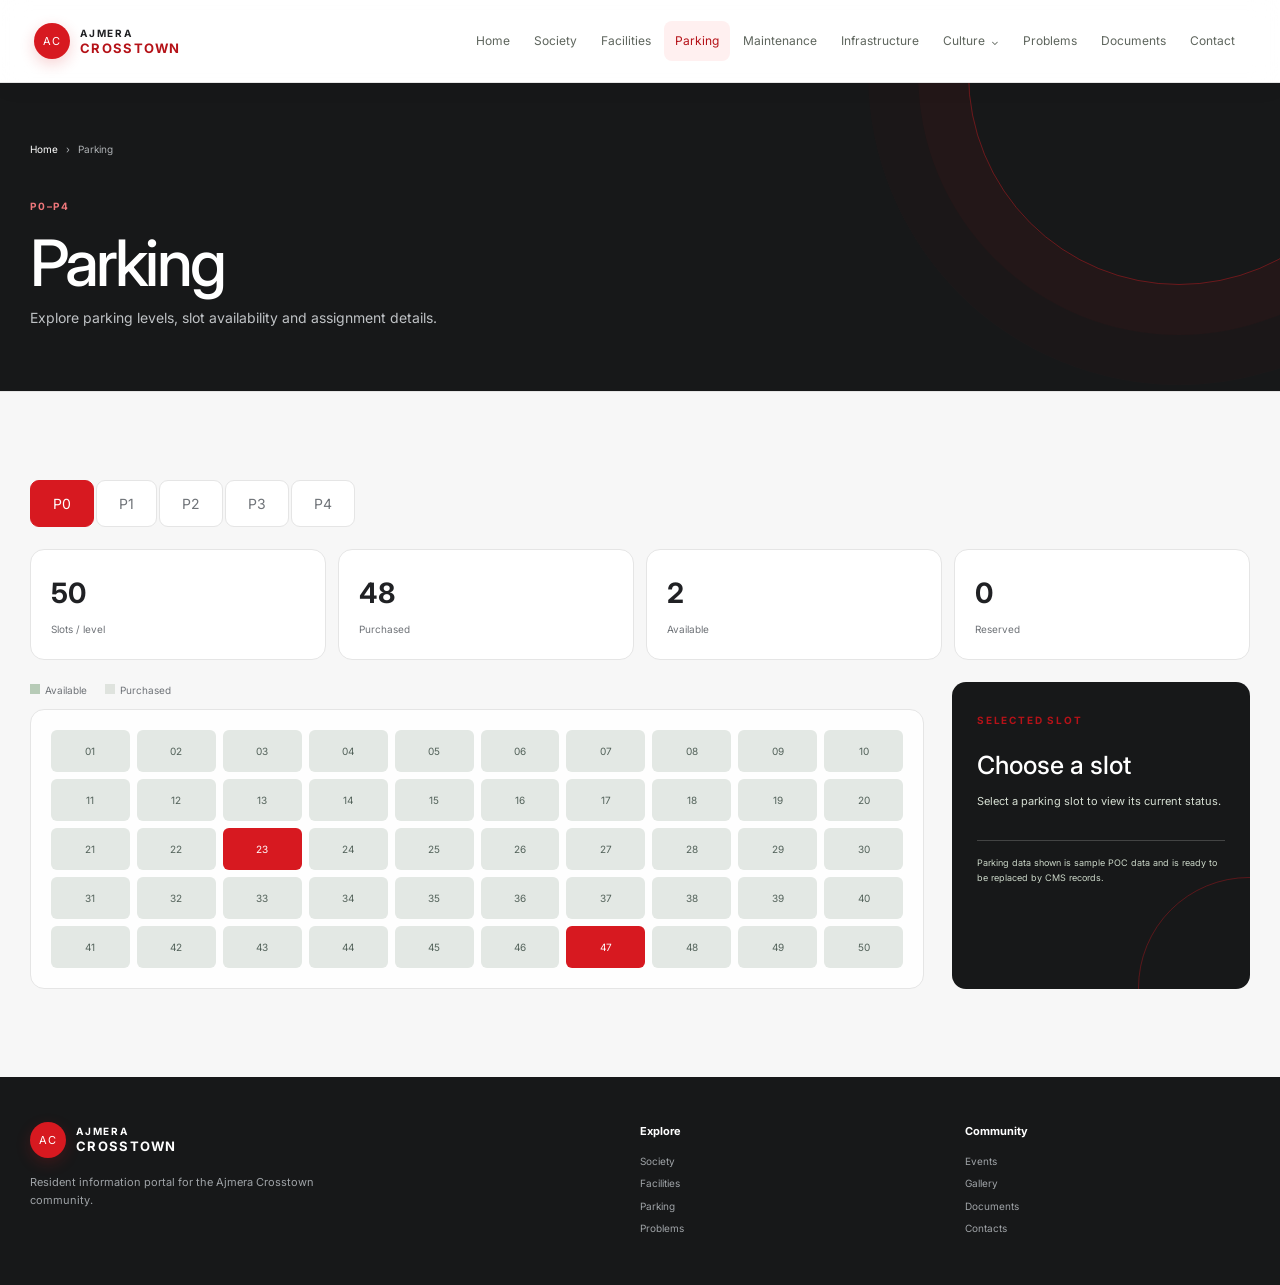
<file: parking.html>
<!doctype html><html lang="en"><head><meta charset="utf-8"><meta name="viewport" content="width=device-width,initial-scale=1"><meta name="theme-color" content="#d71920"><link rel="manifest" href="manifest.webmanifest"><link rel="stylesheet" href="styles.css"><title>Parking · Ajmera Crosstown</title></head><body><header class="site-header"><div class="nav-shell"><a class="brand" href="index.html"><span class="brand-mark">AC</span><span><b>AJMERA</b><strong>CROSSTOWN</strong></span></a><nav class="desktop-nav"><a class="" href="index.html">Home</a><a class="" href="society.html">Society</a><a class="" href="facilities.html">Facilities</a><a class="active" href="parking.html">Parking</a><a class="" href="maintenance.html">Maintenance</a><a class="" href="infrastructure.html">Infrastructure</a><div class="nav-dropdown"><button>Culture <span>⌄</span></button><div><a href="events.html">Events</a><a href="gallery.html">Gallery</a></div></div><a class="" href="problems.html">Problems</a><a class="" href="documents.html">Documents</a><a class="" href="contacts.html">Contact</a></nav><button class="menu-btn" id="menuBtn" aria-label="Open menu">☰</button></div><div class="mobile-menu" id="mobileMenu"><a href="index.html">Home</a><a href="society.html">Society</a><a href="facilities.html">Facilities</a><a href="parking.html">Parking</a><a href="maintenance.html">Maintenance</a><a href="infrastructure.html">Infrastructure</a><details><summary>Culture</summary><a href="events.html">Events</a><a href="gallery.html">Gallery</a></details><a href="problems.html">Problems & Issues</a><a href="documents.html">Documents</a><a href="contacts.html">Contact</a></div></header><main><section class="page-hero"><div class="container"><div class="breadcrumbs"><a href="index.html">Home</a><span>›</span><span>Parking</span></div><small>P0–P4</small><h1>Parking</h1><p>Explore parking levels, slot availability and assignment details.</p></div></section><section class="section"><div class="container"><div id="parkingTabs" class="level-tabs"></div><div class="metric-grid four"><div><b>50</b><span>Slots / level</span></div><div><b>48</b><span>Purchased</span></div><div><b>2</b><span>Available</span></div><div><b>0</b><span>Reserved</span></div></div><div class="parking-layout"><div><div class="parking-key"><span><i class="available-key"></i>Available</span><span><i></i>Purchased</span></div><div id="slotGrid" class="slot-grid"></div></div><aside class="detail-panel"><span class="eyebrow">SELECTED SLOT</span><div id="slotDetails"><h3>Choose a slot</h3><p>Select a parking slot to view its current status.</p></div><div class="parking-note">Parking data shown is sample POC data and is ready to be replaced by CMS records.</div></aside></div></div></section></main><footer><div><a class="brand footer-brand" href="index.html"><span class="brand-mark">AC</span><span><b>AJMERA</b><strong>CROSSTOWN</strong></span></a><p>Resident information portal for the Ajmera Crosstown community.</p></div><div><b>Explore</b><a href="society.html">Society</a><a href="facilities.html">Facilities</a><a href="parking.html">Parking</a><a href="problems.html">Problems</a></div><div><b>Community</b><a href="events.html">Events</a><a href="gallery.html">Gallery</a><a href="documents.html">Documents</a><a href="contacts.html">Contacts</a></div></footer><script src="data.js"></script><script src="app.js"></script></body></html>
</file>
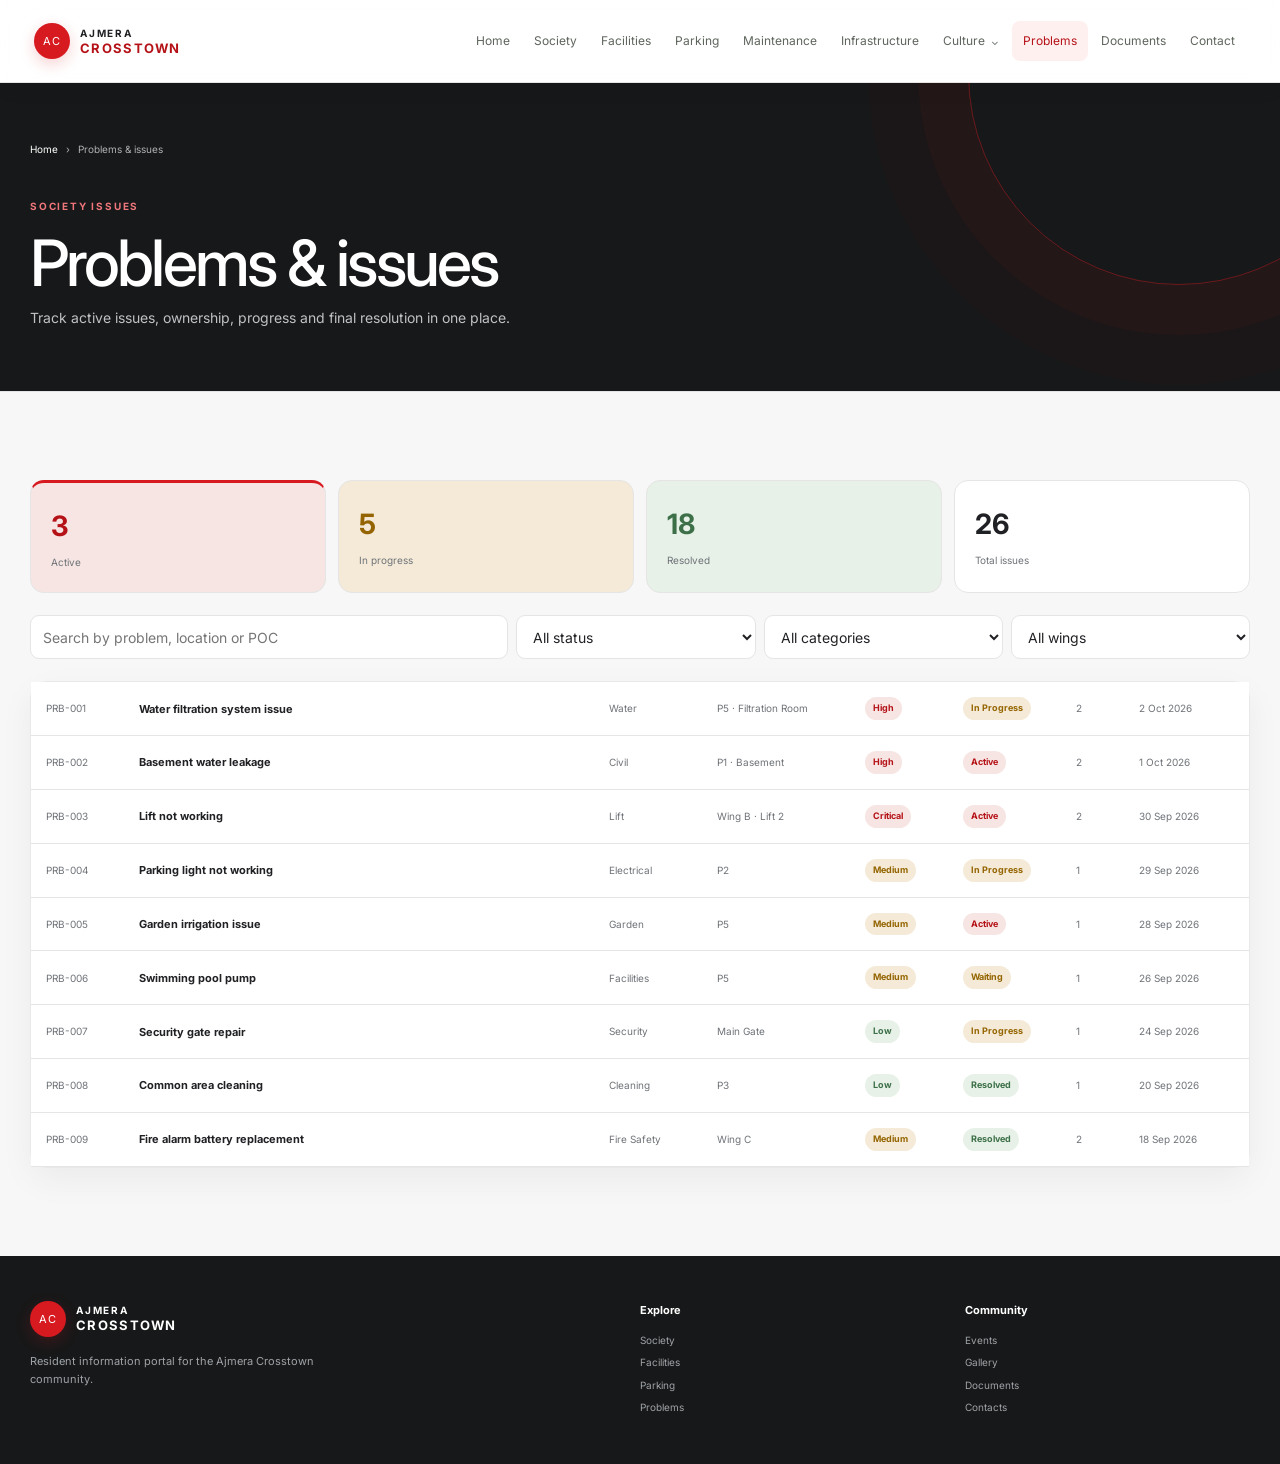
<file: problems.html>
<!doctype html><html lang="en"><head><meta charset="utf-8"><meta name="viewport" content="width=device-width,initial-scale=1"><meta name="theme-color" content="#d71920"><link rel="manifest" href="manifest.webmanifest"><link rel="stylesheet" href="styles.css"><title>Problems & Issues · Ajmera Crosstown</title></head><body><header class="site-header"><div class="nav-shell"><a class="brand" href="index.html"><span class="brand-mark">AC</span><span><b>AJMERA</b><strong>CROSSTOWN</strong></span></a><nav class="desktop-nav"><a class="" href="index.html">Home</a><a class="" href="society.html">Society</a><a class="" href="facilities.html">Facilities</a><a class="" href="parking.html">Parking</a><a class="" href="maintenance.html">Maintenance</a><a class="" href="infrastructure.html">Infrastructure</a><div class="nav-dropdown"><button>Culture <span>⌄</span></button><div><a href="events.html">Events</a><a href="gallery.html">Gallery</a></div></div><a class="active" href="problems.html">Problems</a><a class="" href="documents.html">Documents</a><a class="" href="contacts.html">Contact</a></nav><button class="menu-btn" id="menuBtn" aria-label="Open menu">☰</button></div><div class="mobile-menu" id="mobileMenu"><a href="index.html">Home</a><a href="society.html">Society</a><a href="facilities.html">Facilities</a><a href="parking.html">Parking</a><a href="maintenance.html">Maintenance</a><a href="infrastructure.html">Infrastructure</a><details><summary>Culture</summary><a href="events.html">Events</a><a href="gallery.html">Gallery</a></details><a href="problems.html">Problems & Issues</a><a href="documents.html">Documents</a><a href="contacts.html">Contact</a></div></header><main><section class="page-hero"><div class="container"><div class="breadcrumbs"><a href="index.html">Home</a><span>›</span><span>Problems & issues</span></div><small>SOCIETY ISSUES</small><h1>Problems & issues</h1><p>Track active issues, ownership, progress and final resolution in one place.</p></div></section><section class="section"><div class="container"><div class="metric-grid four issue-metrics"><div class="danger"><b>3</b><span>Active</span></div><div class="warning"><b>5</b><span>In progress</span></div><div class="success"><b>18</b><span>Resolved</span></div><div><b>26</b><span>Total issues</span></div></div><div class="problem-toolbar"><input id="problemSearch" placeholder="Search by problem, location or POC"><select id="statusFilter"><option>All status</option><option>Active</option><option>In Progress</option><option>Waiting</option><option>Resolved</option></select><select id="categoryFilter"><option>All categories</option><option>Water</option><option>Civil</option><option>Lift</option><option>Electrical</option><option>Garden</option><option>Facilities</option><option>Security</option><option>Cleaning</option><option>Fire Safety</option></select><select id="wingFilter"><option>All wings</option><option>Wing A</option><option>Wing B</option><option>Wing C</option><option>Wing D</option></select></div><div class="problem-list" id="problemRows"></div></div></section><div id="problemModal" class="modal"><div class="modal-card"><button id="modalClose">×</button><div id="modalContent"></div></div></div></main><footer><div><a class="brand footer-brand" href="index.html"><span class="brand-mark">AC</span><span><b>AJMERA</b><strong>CROSSTOWN</strong></span></a><p>Resident information portal for the Ajmera Crosstown community.</p></div><div><b>Explore</b><a href="society.html">Society</a><a href="facilities.html">Facilities</a><a href="parking.html">Parking</a><a href="problems.html">Problems</a></div><div><b>Community</b><a href="events.html">Events</a><a href="gallery.html">Gallery</a><a href="documents.html">Documents</a><a href="contacts.html">Contacts</a></div></footer><script src="data.js"></script><script src="app.js"></script></body></html>
</file>
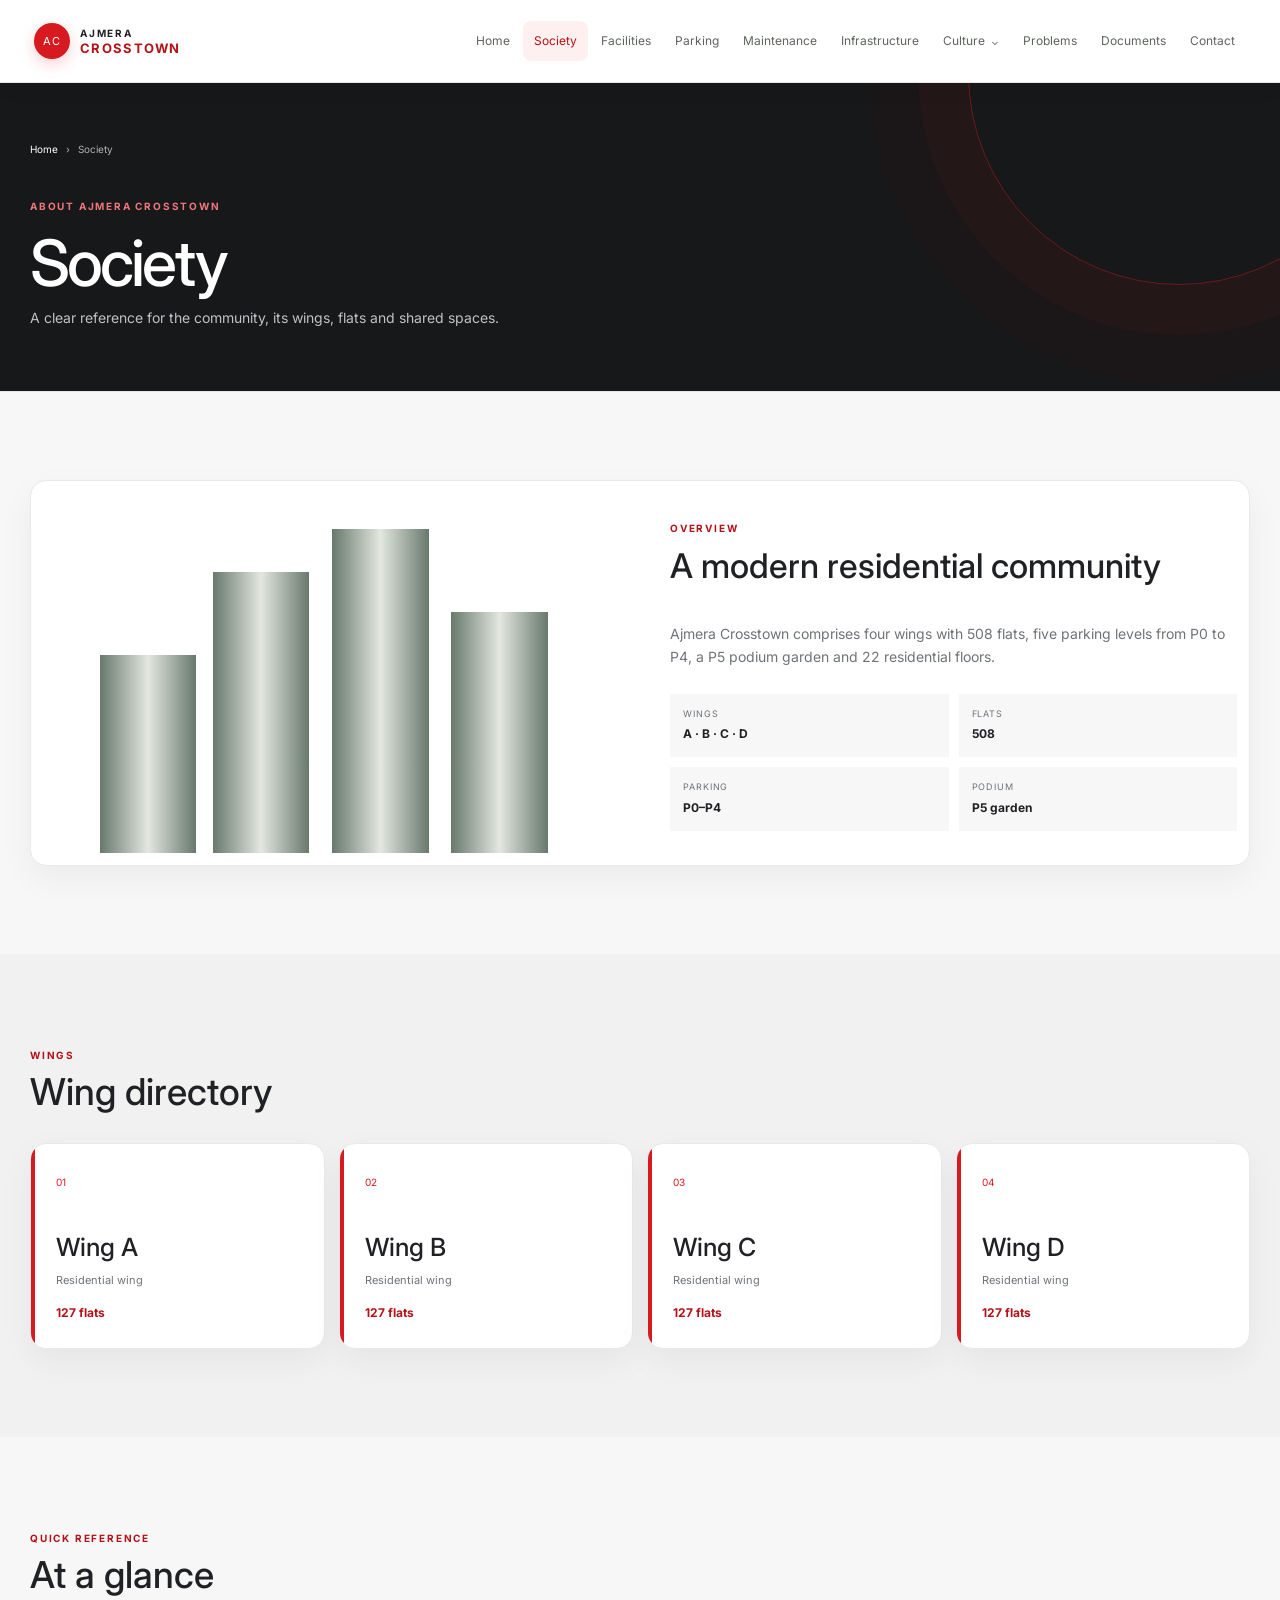
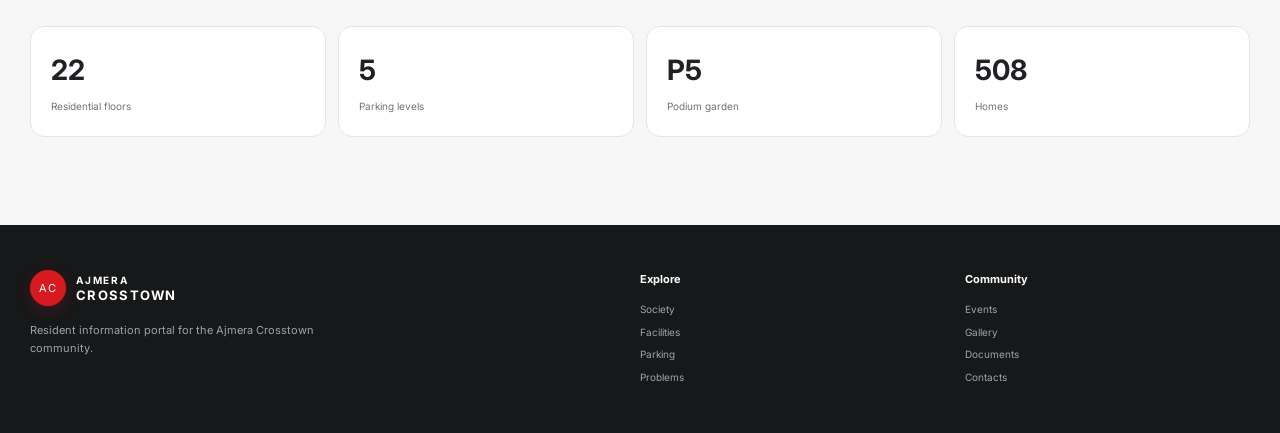
<file: society.html>
<!doctype html><html lang="en"><head><meta charset="utf-8"><meta name="viewport" content="width=device-width,initial-scale=1"><meta name="theme-color" content="#d71920"><link rel="manifest" href="manifest.webmanifest"><link rel="stylesheet" href="styles.css"><title>Society · Ajmera Crosstown</title></head><body><header class="site-header"><div class="nav-shell"><a class="brand" href="index.html"><span class="brand-mark">AC</span><span><b>AJMERA</b><strong>CROSSTOWN</strong></span></a><nav class="desktop-nav"><a class="" href="index.html">Home</a><a class="active" href="society.html">Society</a><a class="" href="facilities.html">Facilities</a><a class="" href="parking.html">Parking</a><a class="" href="maintenance.html">Maintenance</a><a class="" href="infrastructure.html">Infrastructure</a><div class="nav-dropdown"><button>Culture <span>⌄</span></button><div><a href="events.html">Events</a><a href="gallery.html">Gallery</a></div></div><a class="" href="problems.html">Problems</a><a class="" href="documents.html">Documents</a><a class="" href="contacts.html">Contact</a></nav><button class="menu-btn" id="menuBtn" aria-label="Open menu">☰</button></div><div class="mobile-menu" id="mobileMenu"><a href="index.html">Home</a><a href="society.html">Society</a><a href="facilities.html">Facilities</a><a href="parking.html">Parking</a><a href="maintenance.html">Maintenance</a><a href="infrastructure.html">Infrastructure</a><details><summary>Culture</summary><a href="events.html">Events</a><a href="gallery.html">Gallery</a></details><a href="problems.html">Problems & Issues</a><a href="documents.html">Documents</a><a href="contacts.html">Contact</a></div></header><main><section class="page-hero"><div class="container"><div class="breadcrumbs"><a href="index.html">Home</a><span>›</span><span>Society</span></div><small>ABOUT AJMERA CROSSTOWN</small><h1>Society</h1><p>A clear reference for the community, its wings, flats and shared spaces.</p></div></section>
<section class="section"><div class="container"><div class="split-card"><div class="illustration building-large"><i></i><i></i><i></i><i></i></div><div><span class="eyebrow">OVERVIEW</span><h2>A modern residential community</h2><p>Ajmera Crosstown comprises four wings with 508 flats, five parking levels from P0 to P4, a P5 podium garden and 22 residential floors.</p><div class="fact-grid"><div><small>Wings</small><b>A · B · C · D</b></div><div><small>Flats</small><b>508</b></div><div><small>Parking</small><b>P0–P4</b></div><div><small>Podium</small><b>P5 garden</b></div></div></div></div></div></section>
<section class="section soft"><div class="container"><div class="section-heading"><div><span class="eyebrow">WINGS</span><h2>Wing directory</h2></div></div><div class="number-grid"><article class="number-card"><span>01</span><h3>Wing A</h3><p>Residential wing</p><b>127 flats</b></article><article class="number-card"><span>02</span><h3>Wing B</h3><p>Residential wing</p><b>127 flats</b></article><article class="number-card"><span>03</span><h3>Wing C</h3><p>Residential wing</p><b>127 flats</b></article><article class="number-card"><span>04</span><h3>Wing D</h3><p>Residential wing</p><b>127 flats</b></article></div></div></section>
<section class="section"><div class="container"><div class="section-heading"><div><span class="eyebrow">QUICK REFERENCE</span><h2>At a glance</h2></div></div><div class="metric-grid"><div><b>22</b><span>Residential floors</span></div><div><b>5</b><span>Parking levels</span></div><div><b>P5</b><span>Podium garden</span></div><div><b>508</b><span>Homes</span></div></div></div></section></main><footer><div><a class="brand footer-brand" href="index.html"><span class="brand-mark">AC</span><span><b>AJMERA</b><strong>CROSSTOWN</strong></span></a><p>Resident information portal for the Ajmera Crosstown community.</p></div><div><b>Explore</b><a href="society.html">Society</a><a href="facilities.html">Facilities</a><a href="parking.html">Parking</a><a href="problems.html">Problems</a></div><div><b>Community</b><a href="events.html">Events</a><a href="gallery.html">Gallery</a><a href="documents.html">Documents</a><a href="contacts.html">Contacts</a></div></footer><script src="data.js"></script><script src="app.js"></script></body></html>
</file>
<file: styles.css>
@import url("https://fonts.googleapis.com/css2?family=Inter:wght@400;500;600;700&display=swap");
:root{--ink:#202124;--muted:#6f7378;--line:#e5e5e5;--paper:#f7f7f7;--white:#fff;--sage:#d71920;--sage-dark:#b51218;--sage-soft:#fff0f0;--sand:#f1f1f1;--accent:#d71920;--danger:#b51218;--warning:#946400;--success:#3d7048;--shadow:0 14px 40px rgba(20,20,20,.08)}
*{box-sizing:border-box}html{scroll-behavior:smooth}body{margin:0;background:var(--paper);color:var(--ink);font:14px/1.65 "Inter",sans-serif}a{text-decoration:none;color:inherit}button,input,select{font:inherit}button{cursor:pointer}
.site-header{position:sticky;top:0;z-index:50;background:rgba(248,248,244,.96);backdrop-filter:blur(14px);border-bottom:1px solid var(--line)}.nav-shell{max-width:1380px;height:76px;margin:auto;padding:0 34px;display:flex;align-items:center;gap:32px}.brand{display:flex;align-items:center;gap:10px;min-width:175px}.brand-mark{width:36px;height:36px;border-radius:50%;display:grid;place-items:center;background:var(--sage-dark);color:#fff;font-size:11px;letter-spacing:.08em}.brand b,.brand strong{display:block;line-height:1}.brand b{font-size:10px;letter-spacing:.18em}.brand strong{font-size:13px;letter-spacing:.1em;color:var(--sage-dark);margin-top:4px}.desktop-nav{display:flex;align-items:center;gap:2px;flex:1;justify-content:flex-end}.desktop-nav>a,.nav-dropdown>button{border:0;background:transparent;padding:10px 11px;border-radius:8px;color:#5e655d;font-size:12px}.desktop-nav>a:hover,.desktop-nav>a.active,.nav-dropdown>button:hover{background:var(--sage-soft);color:var(--sage-dark)}.nav-dropdown{position:relative}.nav-dropdown>button span{font-size:10px;margin-left:3px}.nav-dropdown>div{display:none;position:absolute;right:0;top:42px;width:145px;background:#fff;border:1px solid var(--line);border-radius:12px;padding:6px;box-shadow:var(--shadow)}.nav-dropdown:hover>div{display:block}.nav-dropdown a{display:block;padding:9px;border-radius:8px;font-size:12px}.nav-dropdown a:hover{background:var(--sage-soft)}.menu-btn{display:none;border:1px solid var(--line);background:#fff;border-radius:9px;width:40px;height:40px}.mobile-menu{display:none;max-width:1380px;margin:auto;padding:8px 20px 18px;background:var(--paper)}.mobile-menu a,.mobile-menu summary{display:block;padding:11px 8px;border-bottom:1px solid var(--line);font-size:13px}.mobile-menu details a{padding-left:20px}
.container{max-width:1280px;margin:auto;padding-left:30px;padding-right:30px}.home-hero{padding:80px 0 72px;background:var(--paper)}.home-grid{display:grid;grid-template-columns:1fr .92fr;gap:70px;align-items:center}.eyebrow,.page-hero small{font-size:10px;font-weight:700;letter-spacing:.18em;color:var(--sage-dark)}h1,h2,h3,p{margin-top:0}.home-hero h1{font-family:"Inter",sans-serif;font-size:68px;line-height:1.03;font-weight:600;letter-spacing:-.035em;margin:15px 0 22px}.home-hero h1 em{font-style:normal;color:var(--sage-dark)}.hero-copy{font-size:17px;color:var(--muted);max-width:590px}.hero-actions{display:flex;gap:22px;align-items:center;margin:30px 0 40px}.primary-btn,.light-btn{display:inline-flex;align-items:center;justify-content:center;padding:12px 18px;border-radius:8px;background:var(--sage-dark);color:#fff;font-size:12px;font-weight:600}.text-btn{color:var(--sage-dark);font-size:12px;font-weight:600}.stats-row{display:flex;gap:30px;flex-wrap:wrap;border-top:1px solid var(--line);padding-top:22px}.stats-row b{display:block;font-size:19px}.stats-row span{display:block;color:var(--muted);font-size:10px}.hero-visual{height:470px;border-radius:4px;background:url("https://static.squareyards.com/resources/images/thane/project-image/ajmera-crosstown-one-project-project-large-image1.jpg?aio=w-724%3Bh-350%3Bcrop%3B") center/cover no-repeat;position:relative;overflow:hidden;box-shadow:var(--shadow)}.hero-visual:before{content:"";position:absolute;inset:0;background:linear-gradient(180deg,transparent 55%,rgba(0,0,0,.48));}.hero-visual>span{position:absolute;left:22px;bottom:18px;color:#fff;font-size:10px;letter-spacing:.18em}.building-silhouette{position:absolute;inset:45px 45px 85px;display:flex;align-items:end;justify-content:center;gap:10px}.building-silhouette i{width:20%;height:68%;background:linear-gradient(90deg,#66766a,#d8ddd4,#68776c);border-radius:2px 2px 0 0;box-shadow:0 0 0 1px #ffffff55}.building-silhouette i:nth-child(2){height:86%}.building-silhouette i:nth-child(3){height:94%}.building-silhouette i:nth-child(4){height:74%}
.section{padding:78px 0}.section.soft{background:#f1f1f1}.section-heading{display:flex;justify-content:space-between;align-items:end;gap:25px;margin-bottom:30px}.section-heading h2{font-family:"Inter",sans-serif;font-size:37px;font-weight:500;line-height:1.1;margin:7px 0 0}.section-heading>p{color:var(--muted);font-size:12px;margin:0}.quick-grid{display:grid;grid-template-columns:repeat(5,1fr);gap:1px;background:var(--line);border:1px solid var(--line)}.quick-tile{min-height:145px;background:var(--paper);padding:20px;display:flex;flex-direction:column;transition:.2s}.quick-tile:hover{background:#fff;transform:translateY(-2px)}.quick-tile span{font-size:9px;color:#9a9e94;margin-bottom:auto}.quick-tile b{font-size:14px;margin-bottom:4px}.quick-tile small{font-size:10px;color:var(--muted);margin-bottom:8px}.quick-tile{color:var(--sage-dark)}
.update-layout{display:grid;grid-template-columns:.8fr 1.2fr;gap:30px}.issue-summary{display:grid;grid-template-columns:repeat(3,1fr);gap:10px}.issue-summary>div{padding:22px;background:#fff;border:1px solid var(--line)}.issue-summary b{display:block;font-size:30px}.issue-summary span{font-size:10px;color:var(--muted)}.update-card{display:flex;align-items:center;gap:15px;padding:15px 0;border-bottom:1px solid var(--line)}.update-card>div{flex:1}.update-card b,.update-card small{display:block}.update-card small{color:var(--muted);font-size:10px}.badge{display:inline-flex;padding:4px 8px;border-radius:99px;background:#e9ece6;color:var(--sage-dark);font-size:9px;font-weight:700}.badge.active,.badge.critical,.badge.high{background:#f6e5e2;color:var(--danger)}.badge.in-progress,.badge.waiting,.badge.medium{background:#f4ead7;color:var(--warning)}.badge.resolved,.badge.low{background:#e7f1e8;color:var(--success)}
.feature-banner{background:var(--sage-dark);color:#fff;padding-top:45px;padding-bottom:45px;display:flex;align-items:center;justify-content:space-between;gap:40px}.feature-banner h2{font-family:"Inter",sans-serif;font-size:35px;font-weight:500;margin:8px 0}.feature-banner p{color:#dbe2d8;max-width:700px;margin:0}.feature-banner .eyebrow{color:#dbe2d8}.feature-banner .primary-btn{background:#fff;color:var(--sage-dark)}
.page-hero{padding:50px 0 54px;background:#eef2ef;border-bottom:1px solid var(--line)}.breadcrumbs{display:flex;gap:8px;font-size:10px;color:var(--muted);margin-bottom:35px}.breadcrumbs a{color:var(--sage-dark)}.page-hero h1{font-family:"Inter",sans-serif;font-size:54px;font-weight:500;line-height:1.05;margin:9px 0 10px}.page-hero p{color:var(--muted);max-width:620px;margin:0}
.split-card{display:grid;grid-template-columns:1fr 1fr;gap:60px;align-items:center;background:#fff;border:1px solid var(--line);padding:28px}.split-card h2{font-family:"Inter",sans-serif;font-size:34px;font-weight:500}.split-card p{color:var(--muted);max-width:580px}.illustration{min-height:360px;background-image:url("https://static.squareyards.com/resources/images/thane/project-image/ajmera-crosstown-one-project-tower-view1.jpg?aio=w-192%3Bh-168%3Bcrop%3B");background-size:cover;background-position:center;position:relative;overflow:hidden}.building-large i{position:absolute;bottom:0;width:17%;height:65%;background:linear-gradient(90deg,#68796c,#e3e7e0,#68796c)}.building-large i:nth-child(1){left:10%;height:55%}.building-large i:nth-child(2){left:30%;height:78%}.building-large i:nth-child(3){left:51%;height:90%}.building-large i:nth-child(4){left:72%;height:67%}.fact-grid{display:grid;grid-template-columns:repeat(2,1fr);gap:10px;margin-top:25px}.fact-grid div{background:var(--paper);padding:13px}.fact-grid small{display:block;color:var(--muted);font-size:9px;text-transform:uppercase;letter-spacing:.1em}.fact-grid b{display:block;font-size:12px;margin-top:3px}.number-grid{display:grid;grid-template-columns:repeat(4,1fr);gap:14px}.number-card{background:#fff;border:1px solid var(--line);padding:25px;min-height:190px}.number-card span{font-size:10px;color:var(--accent)}.number-card h3{font-family:"Inter",sans-serif;font-size:25px;font-weight:500;margin:35px 0 3px}.number-card p{color:var(--muted);font-size:11px}.number-card>b{font-size:12px;color:var(--sage-dark)}.metric-grid{display:grid;grid-template-columns:repeat(4,1fr);gap:12px}.metric-grid>div{background:#fff;border:1px solid var(--line);padding:20px}.metric-grid b{display:block;font-size:28px}.metric-grid span{font-size:10px;color:var(--muted)}.facility-grid{display:grid;grid-template-columns:repeat(4,1fr);gap:15px}.facility-card,.event-card{background:#fff;border:1px solid var(--line)}.visual{height:180px;background-image:url("https://static.squareyards.com/resources/images/thane/project-image/ajmera-crosstown-one-project-tower-view1.jpg?aio=w-192%3Bh-168%3Bcrop%3B");background-size:cover;background-position:center}.facility-card>div:last-child,.event-card>div:last-child{padding:19px}.facility-card h3,.event-card h3,.contact-card h3{font-family:"Inter",sans-serif;font-size:21px;font-weight:500;margin:7px 0}.facility-card p,.event-card p,.contact-card p{color:var(--muted);font-size:11px}.f2{background-image:url("https://static.squareyards.com/resources/images/thane/project-image/ajmera-crosstown-one-project-tower-view1.jpg?aio=w-192%3Bh-168%3Bcrop%3B");background-size:cover;background-position:center}.f3{background-image:url("https://static.squareyards.com/resources/images/thane/project-image/ajmera-crosstown-one-project-tower-view1.jpg?aio=w-192%3Bh-168%3Bcrop%3B");background-size:cover;background-position:center}.f4{background-image:url("https://static.squareyards.com/resources/images/thane/project-image/ajmera-crosstown-one-project-tower-view1.jpg?aio=w-192%3Bh-168%3Bcrop%3B");background-size:cover;background-position:center}.f5{background-image:url("https://static.squareyards.com/resources/images/thane/project-image/ajmera-crosstown-one-project-tower-view1.jpg?aio=w-192%3Bh-168%3Bcrop%3B");background-size:cover;background-position:center}.f6{background:linear-gradient(135deg,#e8e8e3,#c4c9c2)}.f7{background-image:url("https://static.squareyards.com/resources/images/thane/project-image/ajmera-crosstown-one-project-tower-view1.jpg?aio=w-192%3Bh-168%3Bcrop%3B");background-size:cover;background-position:center}.f8{background:linear-gradient(135deg,#eee3d8,#cdb8a2)}
.level-tabs{display:flex;gap:2px;margin-bottom:22px}.level-tabs button{border:1px solid var(--line);background:#fff;color:var(--muted);padding:11px 22px}.level-tabs button.active{background:var(--sage-dark);color:#fff;border-color:var(--sage-dark)}.parking-layout{display:grid;grid-template-columns:1.5fr .5fr;gap:22px;margin-top:22px}.parking-key{display:flex;gap:18px;font-size:10px;color:var(--muted);margin-bottom:10px}.parking-key i{display:inline-block;width:10px;height:10px;background:#dfe3de;margin-right:5px}.parking-key .available-key{background:#b7cbb7}.slot-grid{background-image:none;background-size:cover;background-position:center;display:grid;grid-template-columns:repeat(10,1fr);gap:7px;background:#fff;border:1px solid var(--line);padding:18px;background-color:rgba(255,255,255,.86);background-blend-mode:screen}.slot{height:42px;border:0;background:#e3e8e4;color:#526159;font-size:10px}.slot.available{background:#a9c4b0;color:#234c37;box-shadow:inset 0 0 0 2px #6c896d}.detail-panel{background:var(--sage-dark);color:#fff;padding:25px;min-height:280px}.detail-panel p{color:#d6dfd3;font-size:11px}.detail-panel h3{font-family:"Inter",sans-serif;font-size:25px;font-weight:500;margin:15px 0 5px}.parking-note{border-top:1px solid #ffffff30;margin-top:30px;padding-top:15px;font-size:9px;color:#cbd7c8}
.maintenance-hero{display:grid;grid-template-columns:.8fr 1.2fr;background:var(--sage-dark);color:#fff}.maintenance-hero>div{padding:35px}.maintenance-hero>div+div{border-left:1px solid #ffffff25}.maintenance-hero b{display:block;font-family:"Inter",sans-serif;font-size:52px;font-weight:500;margin:8px 0}.maintenance-hero p{color:#d7dfd4;font-size:11px}.breakup-layout{display:grid;grid-template-columns:1.3fr .7fr;gap:18px;margin-top:18px}.card{background:#fff;border:1px solid var(--line);padding:28px}.card h2{font-family:"Inter",sans-serif;font-size:31px;font-weight:500}.breakup>div{display:flex;justify-content:space-between;padding:12px 0;border-bottom:1px solid var(--line);font-size:12px}.breakup .breakup-total{border:0;padding-top:18px;font-size:14px;color:var(--sage-dark)}.dark-card{background:#202124;color:#fff}.dark-card p{color:#d0d9cd}.light-btn{background:#fff;color:var(--sage-dark);margin-top:15px}
.flow-line{display:flex;align-items:center;justify-content:space-between;gap:10px;padding:35px 20px;background:#fff;border:1px solid var(--line)}.flow-line>div{text-align:center;min-width:120px}.flow-line span{display:grid;place-items:center;width:38px;height:38px;border-radius:50%;background:var(--sage-soft);color:var(--sage-dark);font-size:10px;margin:0 auto 10px}.flow-line b,.flow-line small{display:block}.flow-line b{font-size:11px}.flow-line small{color:var(--muted);font-size:9px}.flow-line i{color:#a7afa5;font-style:normal}.system-visual{min-height:300px;background-image:url("https://static.squareyards.com/resources/images/thane/project-image/ajmera-crosstown-one-project-project-large-image1.jpg?aio=w-724%3Bh-350%3Bcrop%3B");background-size:cover;background-position:center;display:grid;place-items:center;color:#fff;letter-spacing:.2em;font-size:11px}
.event-grid{display:grid;grid-template-columns:repeat(3,1fr);gap:16px}.event-image{height:240px}.e2{background-image:url("https://static.squareyards.com/resources/images/thane/project-image/ajmera-crosstown-one-project-tower-view4.jpg?aio=w-192%3Bh-168%3Bcrop%3B");background-size:cover;background-position:center}.e3{background-image:url("https://static.squareyards.com/resources/images/thane/project-image/ajmera-crosstown-one-project-project-large-image1.jpg?aio=w-724%3Bh-350%3Bcrop%3B");background-size:cover;background-position:center}.event-card .visual span{display:block;padding:16px;color:#fff;font-size:11px}.filter-tabs{display:flex;gap:5px;margin-bottom:20px}.filter-tabs button{border:1px solid var(--line);background:#fff;padding:9px 15px;color:var(--muted);font-size:11px}.filter-tabs .active{background:var(--sage-dark);color:#fff}.gallery-grid{display:grid;grid-template-columns:repeat(4,1fr);gap:14px}.gallery-grid article{background:#fff;border:1px solid var(--line)}.gallery-grid .visual{height:180px}.gallery-grid article>div:last-child{padding:13px}.gallery-grid b,.gallery-grid small{display:block}.gallery-grid small{font-size:9px;color:var(--muted);margin-top:2px}.g2{background:linear-gradient(135deg,#d9dfc3,#91aa91)}.g3{background:linear-gradient(135deg,#dfc0ca,#b4a6c4)}.g4{background:linear-gradient(135deg,#c9dce1,#d2b894)}.g5{background:linear-gradient(135deg,#dfc2a8,#9c8bb0)}.g6{background:linear-gradient(135deg,#c4dcc9,#809eb0)}.g7{background:linear-gradient(135deg,#c8d9bd,#819c7c)}.g8{background:linear-gradient(135deg,#dfd1c2,#a8b8ca)}
.problem-toolbar{display:grid;grid-template-columns:2fr repeat(3,1fr);gap:8px;margin:22px 0}.problem-toolbar input,.problem-toolbar select{height:44px;border:1px solid var(--line);background:#fff;padding:0 12px;color:var(--ink)}.problem-list{background:#fff;border:1px solid var(--line)}.problem-row{width:100%;display:grid;grid-template-columns:85px 1.7fr 100px 140px 90px 105px 55px 95px;gap:8px;align-items:center;padding:15px;text-align:left;border:0;border-bottom:1px solid var(--line);background:#fff;color:var(--muted);font-size:10px}.problem-row strong{color:var(--ink);font-size:11px}.danger{background:#f6e5e2!important;color:var(--danger)}.warning{background:#f4ead7!important;color:var(--warning)}.success{background:#e7f1e8!important;color:var(--success)}.modal{display:none;position:fixed;inset:0;z-index:80;background:#1f281f88;align-items:center;justify-content:center;padding:20px}.modal.open{display:flex}.modal-card{width:min(820px,100%);max-height:90vh;overflow:auto;background:#fff;padding:30px;position:relative}.modal-card>button{position:absolute;right:15px;top:15px;border:0;background:#f1f1f1;width:34px;height:34px}.modal-title{display:flex;justify-content:space-between;gap:20px}.modal-title h2{font-family:"Inter",sans-serif;font-size:32px;font-weight:500}.modal-description{color:var(--muted)}.detail-grid{display:grid;grid-template-columns:repeat(4,1fr);gap:8px}.detail-grid div{background:var(--paper);padding:12px}.detail-grid small,.detail-grid b{display:block}.detail-grid small{font-size:8px;color:var(--muted);text-transform:uppercase}.poc-box{background:var(--sage-soft);padding:15px;margin:15px 0}.poc-box span{display:inline-block;background:#fff;padding:6px 8px;font-size:10px;margin:3px}.timeline{border-left:2px solid #d8ded5;padding-left:15px}.timeline div{position:relative;padding:8px 0 14px}.timeline i{position:absolute;left:-20px;top:14px;width:8px;height:8px;border-radius:50%;background:var(--sage-dark)}.timeline small,.timeline b,.timeline p{display:block}.timeline small{font-size:8px;color:var(--muted)}.timeline b{font-size:11px}.timeline p{font-size:10px;color:var(--muted);margin:2px 0}.resolution{background:#f1f1f1;padding:13px;font-size:10px}.docs-layout{display:grid;grid-template-columns:220px 1fr;gap:18px}.filter-card{background:#fff;border:1px solid var(--line);padding:15px;display:grid;align-content:start;gap:4px}.filter-card b{padding:10px}.filter-card a{padding:10px;font-size:11px;color:var(--muted)}.filter-card .selected{background:var(--sage-soft);color:var(--sage-dark)}.document-list{background:#fff;border:1px solid var(--line)}.doc-row{display:flex;align-items:center;gap:14px;padding:17px;border-bottom:1px solid var(--line)}.doc-row:last-child{border-bottom:0}.doc-row div{flex:1}.doc-row b,.doc-row small{display:block}.doc-row small{font-size:9px;color:var(--muted)}.doc-row button{border:0;background:var(--sage-soft);color:var(--sage-dark);width:34px;height:34px}.contact-grid{display:grid;grid-template-columns:repeat(3,1fr);gap:15px}.contact-card{background:#fff;border:1px solid var(--line);padding:23px;display:flex;gap:15px}.contact-card>span{font-size:22px;color:var(--sage-dark)}.contact-card h3{margin-top:5px}.contact-card b{font-size:10px;color:var(--sage-dark)}
footer{border-top:1px solid var(--line);background:#fff;padding:45px max(30px,calc((100vw - 1220px)/2));display:grid;grid-template-columns:2fr 1fr 1fr;gap:40px}footer p{color:var(--muted);font-size:11px;max-width:320px;margin-top:15px}footer>div>b{font-size:11px;display:block;margin-bottom:10px}footer>div>a:not(.brand){display:block;font-size:10px;color:var(--muted);padding:3px 0}.footer-brand{display:inline-flex}
@media(max-width:1100px){.desktop-nav>a:nth-last-child(-n+2){display:none}.quick-grid{grid-template-columns:repeat(3,1fr)}.facility-grid,.gallery-grid{grid-template-columns:repeat(2,1fr)}.nav-shell{padding:0 20px}.home-grid{gap:35px}.home-hero h1{font-size:56px}}
@media(max-width:900px){.desktop-nav{display:none}.menu-btn{display:block;margin-left:auto}.mobile-menu.open{display:block}.home-grid,.split-card,.parking-layout,.breakup-layout,.update-layout,.maintenance-hero{grid-template-columns:1fr}.hero-visual{height:330px}.number-grid{grid-template-columns:repeat(2,1fr)}.metric-grid{grid-template-columns:repeat(2,1fr)}.flow-line{overflow:auto;justify-content:flex-start}.flow-line i{min-width:20px}.problem-toolbar{grid-template-columns:1fr 1fr}.problem-toolbar input{grid-column:1/-1}.problem-row{grid-template-columns:1fr auto;gap:5px 12px}.problem-row strong{grid-column:1/-1;grid-row:2}.problem-row>span:nth-child(3),.problem-row>span:nth-child(4){grid-row:3}.problem-row>span:nth-child(5){grid-column:2;grid-row:1}.problem-row>span:nth-child(6){grid-column:2;grid-row:3}.problem-row>span:nth-child(7),.problem-row>span:nth-child(8){display:none}.docs-layout{grid-template-columns:1fr}.contact-grid{grid-template-columns:1fr 1fr}.footer-brand{margin-bottom:5px}}
@media(max-width:600px){.container{padding-left:18px;padding-right:18px}.nav-shell{height:68px}.brand{min-width:0}.section{padding:55px 0}.home-hero{padding:55px 0}.home-hero h1{font-size:43px}.hero-actions{flex-wrap:wrap}.quick-grid,.facility-grid,.gallery-grid,.event-grid,.contact-grid{grid-template-columns:1fr}.quick-tile{min-height:120px}.section-heading{align-items:flex-start;flex-direction:column;gap:5px}.section-heading h2{font-size:31px}.page-hero{padding:35px 0 42px}.page-hero h1{font-size:43px}.stats-row{gap:18px}.slot-grid{grid-template-columns:repeat(5,1fr);padding:10px}.slot{height:38px}.level-tabs{overflow:auto}.level-tabs button{min-width:70px}.metric-grid{grid-template-columns:1fr 1fr}.number-grid{grid-template-columns:1fr}.detail-grid{grid-template-columns:1fr 1fr}.modal-card{padding:22px}footer{grid-template-columns:1fr;padding:35px 18px}}
.g1{background-image:url("https://static.squareyards.com/resources/images/thane/project-image/ajmera-crosstown-one-project-project-large-image1.jpg?aio=w-724%3Bh-350%3Bcrop%3B")}.g2{background-image:url("https://static.squareyards.com/resources/images/thane/project-image/ajmera-crosstown-one-project-tower-view1.jpg?aio=w-192%3Bh-168%3Bcrop%3B")}.g3{background-image:url("https://static.squareyards.com/resources/images/thane/project-image/ajmera-crosstown-one-project-tower-view4.jpg?aio=w-192%3Bh-168%3Bcrop%3B")}.g4{background-image:url("https://static.squareyards.com/resources/images/thane/project-image/ajmera-crosstown-one-project-project-large-image1.jpg?aio=w-724%3Bh-350%3Bcrop%3B")}.g5{background-image:url("https://static.squareyards.com/resources/images/thane/project-image/ajmera-crosstown-one-project-tower-view1.jpg?aio=w-192%3Bh-168%3Bcrop%3B")}.g6{background-image:url("https://static.squareyards.com/resources/images/thane/project-image/ajmera-crosstown-one-project-tower-view4.jpg?aio=w-192%3Bh-168%3Bcrop%3B")}.g7{background-image:url("https://static.squareyards.com/resources/images/thane/project-image/ajmera-crosstown-one-project-project-large-image1.jpg?aio=w-724%3Bh-350%3Bcrop%3B")}.g8{background-image:url("https://static.squareyards.com/resources/images/thane/project-image/ajmera-crosstown-one-project-tower-view1.jpg?aio=w-192%3Bh-168%3Bcrop%3B")}
.home-hero-new{padding:28px 0 0;background:#f7f7f7}
.hero-stage{height:680px;border-radius:24px;overflow:hidden;position:relative;background:#222;box-shadow:0 28px 70px rgba(0,0,0,.16)}
.hero-photo{position:absolute;inset:0;background:url("https://static.squareyards.com/resources/images/thane/project-image/ajmera-crosstown-one-project-project-large-image1.jpg?aio=w-724%3Bh-350%3Bcrop%3B") center/cover no-repeat;transform:scale(1.02)}
.hero-overlay{position:absolute;inset:0;background:linear-gradient(90deg,rgba(0,0,0,.72) 0%,rgba(0,0,0,.34) 47%,rgba(0,0,0,.05) 100%),linear-gradient(0deg,rgba(0,0,0,.58),transparent 45%)}
.hero-content{position:absolute;left:7%;top:18%;max-width:610px;color:#fff}
.hero-kicker{font-size:10px;letter-spacing:.18em;font-weight:700;color:#fff;display:flex;align-items:center;gap:9px}
.hero-kicker i{display:block;width:7px;height:7px;border-radius:50%;background:#d71920;box-shadow:0 0 0 5px rgba(215,25,32,.2)}
.hero-content h1{font-size:78px;line-height:.96;letter-spacing:-.05em;font-weight:500;margin:24px 0 20px}
.hero-content h1 strong{color:#fff}
.hero-content p{font-size:16px;line-height:1.7;color:rgba(255,255,255,.82);max-width:530px}
.hero-content .primary-btn{background:#d71920;border:1px solid #d71920;border-radius:9px;padding:14px 20px}
.hero-content .primary-btn span,.hero-link span{margin-left:15px}
.hero-link{font-size:12px;font-weight:600;color:#fff}
.hero-stats{position:absolute;left:7%;bottom:0;display:flex;background:rgba(255,255,255,.96);backdrop-filter:blur(12px);border-radius:16px 16px 0 0;overflow:hidden}
.hero-stats div{min-width:125px;padding:17px 20px;border-right:1px solid #e5e5e5}
.hero-stats div:last-child{border:0}
.hero-stats b{display:block;font-size:20px;line-height:1.1}
.hero-stats span{display:block;font-size:9px;color:#70757a;margin-top:4px;text-transform:uppercase;letter-spacing:.08em}
.hero-caption{position:absolute;right:32px;bottom:25px;color:#fff;text-align:right;font-size:10px;letter-spacing:.22em;font-weight:700}
.hero-caption span{font-weight:400;opacity:.75}
.intro-strip{background:#fff;padding:65px 0;border-bottom:1px solid #e7e7e7}
.intro-grid{display:grid;grid-template-columns:1.1fr 1.3fr 70px;gap:50px;align-items:center}
.intro-grid h2{font-size:39px;line-height:1.08;letter-spacing:-.035em;margin:8px 0 0;font-weight:500}
.intro-grid p{font-size:15px;color:#666b70;line-height:1.8;max-width:620px;margin:0}
.circle-arrow{width:58px;height:58px;border:1px solid #ddd;border-radius:50%;display:grid;place-items:center;font-size:20px;color:#d71920;transition:.2s}
.circle-arrow:hover{background:#d71920;color:#fff;border-color:#d71920;transform:rotate(8deg)}
.services-section{background:#f7f7f7}
.bento-grid{display:grid;grid-template-columns:1.4fr .8fr .8fr;grid-template-rows:260px 260px;gap:14px}
.bento{position:relative;border-radius:18px;overflow:hidden;padding:25px;display:flex;flex-direction:column;justify-content:space-between;transition:.25s;min-width:0}
.bento:hover{transform:translateY(-5px);box-shadow:0 20px 45px rgba(0,0,0,.12)}
.bento>span,.bento-content>span{font-size:9px;font-weight:700;letter-spacing:.16em;opacity:.8}
.bento h3{font-size:28px;line-height:1.08;font-weight:500;letter-spacing:-.025em;margin:10px 0 auto}
.bento strong{font-size:11px;letter-spacing:.02em}
.bento-large{grid-row:span 2}
.bento-wide{grid-column:span 2}
.bento-image{color:#fff}
.bento-bg{position:absolute;inset:0;background-size:cover;background-position:center;transition:.4s}
.bento:hover .bento-bg{transform:scale(1.05)}
.bento-shade{position:absolute;inset:0;background:linear-gradient(180deg,rgba(0,0,0,.15),rgba(0,0,0,.7))}
.bento-content{position:relative;z-index:2;display:flex;flex-direction:column;height:100%}
.facilities-bg{background-image:url("https://static.squareyards.com/resources/images/thane/project-image/ajmera-crosstown-one-project-tower-view1.jpg?aio=w-192%3Bh-168%3Bcrop%3B")}
.tower-bg{background-image:url("https://static.squareyards.com/resources/images/thane/project-image/ajmera-crosstown-one-project-project-large-image1.jpg?aio=w-724%3Bh-350%3Bcrop%3B")}
.bento-red{background:#d71920;color:#fff}
.bento-red:after{content:"";position:absolute;width:180px;height:180px;border:1px solid rgba(255,255,255,.25);border-radius:50%;right:-50px;top:-45px}
.bento-number{font-size:50px;line-height:1;font-weight:600;letter-spacing:-.06em;margin-top:auto;margin-bottom:12px}
.bento-light{background:#fff;border:1px solid #e4e4e4}
.mini-price{font-size:34px;font-weight:600;letter-spacing:-.04em;margin-top:auto;margin-bottom:10px}
.mini-price small{font-size:10px;font-weight:400;color:#777}
.bento-dark{background:#202124;color:#fff}
.event-chip{margin-top:auto;margin-bottom:12px;font-size:11px;color:#ddd}
.live-section{background:#fff}
.live-head{display:flex;justify-content:space-between;align-items:end;margin-bottom:28px}
.live-head h2{font-size:39px;line-height:1.05;font-weight:500;margin:8px 0 0}
.live-grid{display:grid;grid-template-columns:.85fr 1.15fr;gap:14px}
.live-card{border:1px solid #e4e4e4;border-radius:18px;padding:25px;background:#fff}
.live-card-main{background:#171819;color:#fff;border-color:#171819}
.live-top,.live-card-title{display:flex;align-items:center;gap:8px;font-size:9px;letter-spacing:.14em;font-weight:700}
.live-time{margin-left:auto;color:#8e9296;font-weight:400;letter-spacing:0}
.live-dot{width:7px;height:7px;background:#d71920;border-radius:50%;box-shadow:0 0 0 5px rgba(215,25,32,.15)}
.live-big{display:flex;align-items:end;gap:14px;margin:48px 0 34px}
.live-big b{font-size:78px;line-height:.8;font-weight:500;letter-spacing:-.06em}
.live-big span{font-size:11px;color:#aeb1b4;max-width:120px;line-height:1.45}
.live-bars>div{display:grid;grid-template-columns:100px 1fr 25px;align-items:center;gap:10px;margin:13px 0;font-size:9px;color:#aeb1b4}
.live-bars i{height:4px;background:#34373a;border-radius:99px;overflow:hidden}
.live-bars em{display:block;height:100%;background:#d71920;border-radius:99px}
.live-bars b{font-size:10px;text-align:right;color:#fff}
.live-card-title{justify-content:space-between;color:#666}
.live-card-title a{color:#d71920;letter-spacing:0}
.live-updates .update-card{padding:18px 0}
.live-updates .update-card b{font-size:12px}
.live-updates .update-card small{font-size:9px}
.visual-break{height:520px;position:relative;overflow:hidden;color:#fff}
.visual-break-bg{position:absolute;inset:0;background:url("https://static.squareyards.com/resources/images/thane/project-image/ajmera-crosstown-one-project-tower-view4.jpg?aio=w-192%3Bh-168%3Bcrop%3B") center/cover no-repeat;transform:scale(1.03)}
.visual-break:after{content:"";position:absolute;inset:0;background:linear-gradient(90deg,rgba(0,0,0,.75),rgba(0,0,0,.1))}
.visual-break .container{height:100%;position:relative;z-index:2;display:flex;align-items:center}
.visual-quote span{font-size:10px;letter-spacing:.2em;font-weight:700}
.visual-quote h2{font-size:52px;line-height:1.02;font-weight:500;letter-spacing:-.04em;margin:14px 0 25px}
.visual-quote a{font-size:11px;border-bottom:1px solid rgba(255,255,255,.6);padding-bottom:6px}
.resident-tools{background:#f7f7f7}
.tool-row{display:grid;grid-template-columns:repeat(4,1fr);border-top:1px solid #ddd;border-bottom:1px solid #ddd}
.tool-row a{padding:25px 22px;display:grid;grid-template-columns:38px 1fr;column-gap:15px;align-items:center;border-right:1px solid #ddd;transition:.2s}
.tool-row a:last-child{border-right:0}
.tool-row a:hover{background:#fff}
.tool-row span{grid-row:span 2;width:36px;height:36px;border:1px solid #ddd;border-radius:50%;display:grid;place-items:center;color:#d71920}
.tool-row b{font-size:12px}
.tool-row small{font-size:9px;color:#777}
@media(max-width:900px){.hero-stage{height:600px}.hero-content{left:5%;right:5%;top:13%}.hero-content h1{font-size:62px}.hero-stats{left:5%;right:5%}.hero-stats div{min-width:0;flex:1}.intro-grid{grid-template-columns:1fr;gap:18px}.circle-arrow{display:none}.bento-grid{grid-template-columns:1fr 1fr;grid-template-rows:240px 240px 240px}.bento-large{grid-row:span 2}.bento-wide{grid-column:span 2}.live-grid{grid-template-columns:1fr}.visual-break{height:430px}.tool-row{grid-template-columns:1fr 1fr}.tool-row a:nth-child(2){border-right:0}.tool-row a{border-bottom:1px solid #ddd}}
@media(max-width:600px){.home-hero-new{padding-top:10px}.hero-stage{height:650px;border-radius:16px}.hero-content{top:12%}.hero-content h1{font-size:50px}.hero-content p{font-size:14px}.hero-actions{gap:15px}.hero-stats{display:grid;grid-template-columns:1fr 1fr;bottom:0;border-radius:14px 14px 0 0}.hero-stats div{padding:13px 15px}.hero-caption{display:none}.intro-strip{padding:45px 0}.intro-grid h2,.live-head h2{font-size:32px}.bento-grid{display:flex;flex-direction:column}.bento{min-height:220px}.bento-large{min-height:400px}.bento-wide{min-height:260px}.live-big{margin:35px 0}.visual-break{height:390px}.visual-quote h2{font-size:40px}.tool-row{grid-template-columns:1fr}.tool-row a{border-right:0}}

.site-header{background:rgba(255,255,255,.9);box-shadow:0 4px 24px rgba(0,0,0,.04)}
.nav-shell{height:82px}
.brand-mark{background:#d71920;box-shadow:0 5px 15px rgba(215,25,32,.2)}
.desktop-nav>a.active,.desktop-nav>a:hover,.nav-dropdown>button:hover{background:#fff0f0;color:#b51218}
.primary-btn{background:#d71920;box-shadow:0 8px 20px rgba(215,25,32,.16)}
.text-btn,.breadcrumbs a,.eyebrow,.page-hero small{color:#b51218}
.page-hero{position:relative;padding:58px 0 62px;background:#171819;color:#fff;overflow:hidden}
.page-hero:after{content:"";position:absolute;width:420px;height:420px;border:1px solid rgba(215,25,32,.45);border-radius:50%;right:-110px;top:-220px;box-shadow:0 0 0 50px rgba(215,25,32,.04),0 0 0 100px rgba(215,25,32,.025)}
.page-hero .container{position:relative;z-index:2}
.page-hero .breadcrumbs{color:#aeb1b4}
.page-hero .breadcrumbs a{color:#fff}
.page-hero small{color:#ef777b}
.page-hero h1{font-size:64px;letter-spacing:-.045em;margin-top:13px}
.page-hero p{color:#bfc2c5;font-size:14px}
.section{padding:88px 0}
.split-card,.number-card,.facility-card,.event-card,.contact-card,.document-list,.filter-card,.problem-list,.card{border-radius:16px;box-shadow:0 12px 34px rgba(0,0,0,.05);border-color:#e8e8e8}
.split-card{padding:12px}
.split-card>div:first-child{padding:25px}
.illustration{border-radius:12px}
.number-card{position:relative;overflow:hidden}
.number-card:before{content:"";position:absolute;left:0;top:0;width:4px;height:100%;background:#d71920}
.facility-card,.event-card{overflow:hidden;transition:.25s}
.facility-card:hover,.event-card:hover,.contact-card:hover,.number-card:hover{transform:translateY(-4px);box-shadow:0 18px 45px rgba(0,0,0,.1)}
.visual{height:205px}
.level-tabs button{border-radius:9px}
.level-tabs button.active{background:#d71920;border-color:#d71920}
.parking-layout{gap:28px}
.slot-grid{border-radius:14px;padding:20px}
.slot{border-radius:6px}
.slot.available{background:#d71920;color:#fff;box-shadow:none}
.detail-panel{background:#171819;border-radius:14px;position:relative;overflow:hidden}
.detail-panel:after{content:"";position:absolute;width:220px;height:220px;border:1px solid rgba(215,25,32,.35);border-radius:50%;right:-110px;bottom:-110px}
.maintenance-hero{border-radius:18px;overflow:hidden;background:#171819;box-shadow:0 18px 45px rgba(0,0,0,.12)}
.dark-card{background:#171819}
.flow-line{border-radius:16px;box-shadow:0 12px 30px rgba(0,0,0,.05)}
.flow-line span{background:#fff0f0;color:#d71920}
.system-visual{border-radius:14px}
.filter-tabs button{border-radius:99px}
.filter-tabs .active{background:#d71920}
.problem-toolbar input,.problem-toolbar select{border-radius:9px}
.problem-row{transition:.15s}
.problem-row:hover{background:#fff8f8}
.metric-grid>div{border-radius:14px}
.metric-grid .danger{border-top:3px solid #d71920}
.doc-row button{border-radius:8px;color:#d71920;background:#fff0f0}
.contact-card>span{color:#d71920}
footer{background:#171819;color:#fff;border-top:0}
footer p,footer>div>a:not(.brand){color:#9fa3a7}
footer>div>b{color:#fff}
.footer-brand .brand-mark{background:#d71920}
.footer-brand strong,.footer-brand b{color:#fff}
@media(max-width:600px){.page-hero h1{font-size:48px}.section{padding:65px 0}}
</file>
